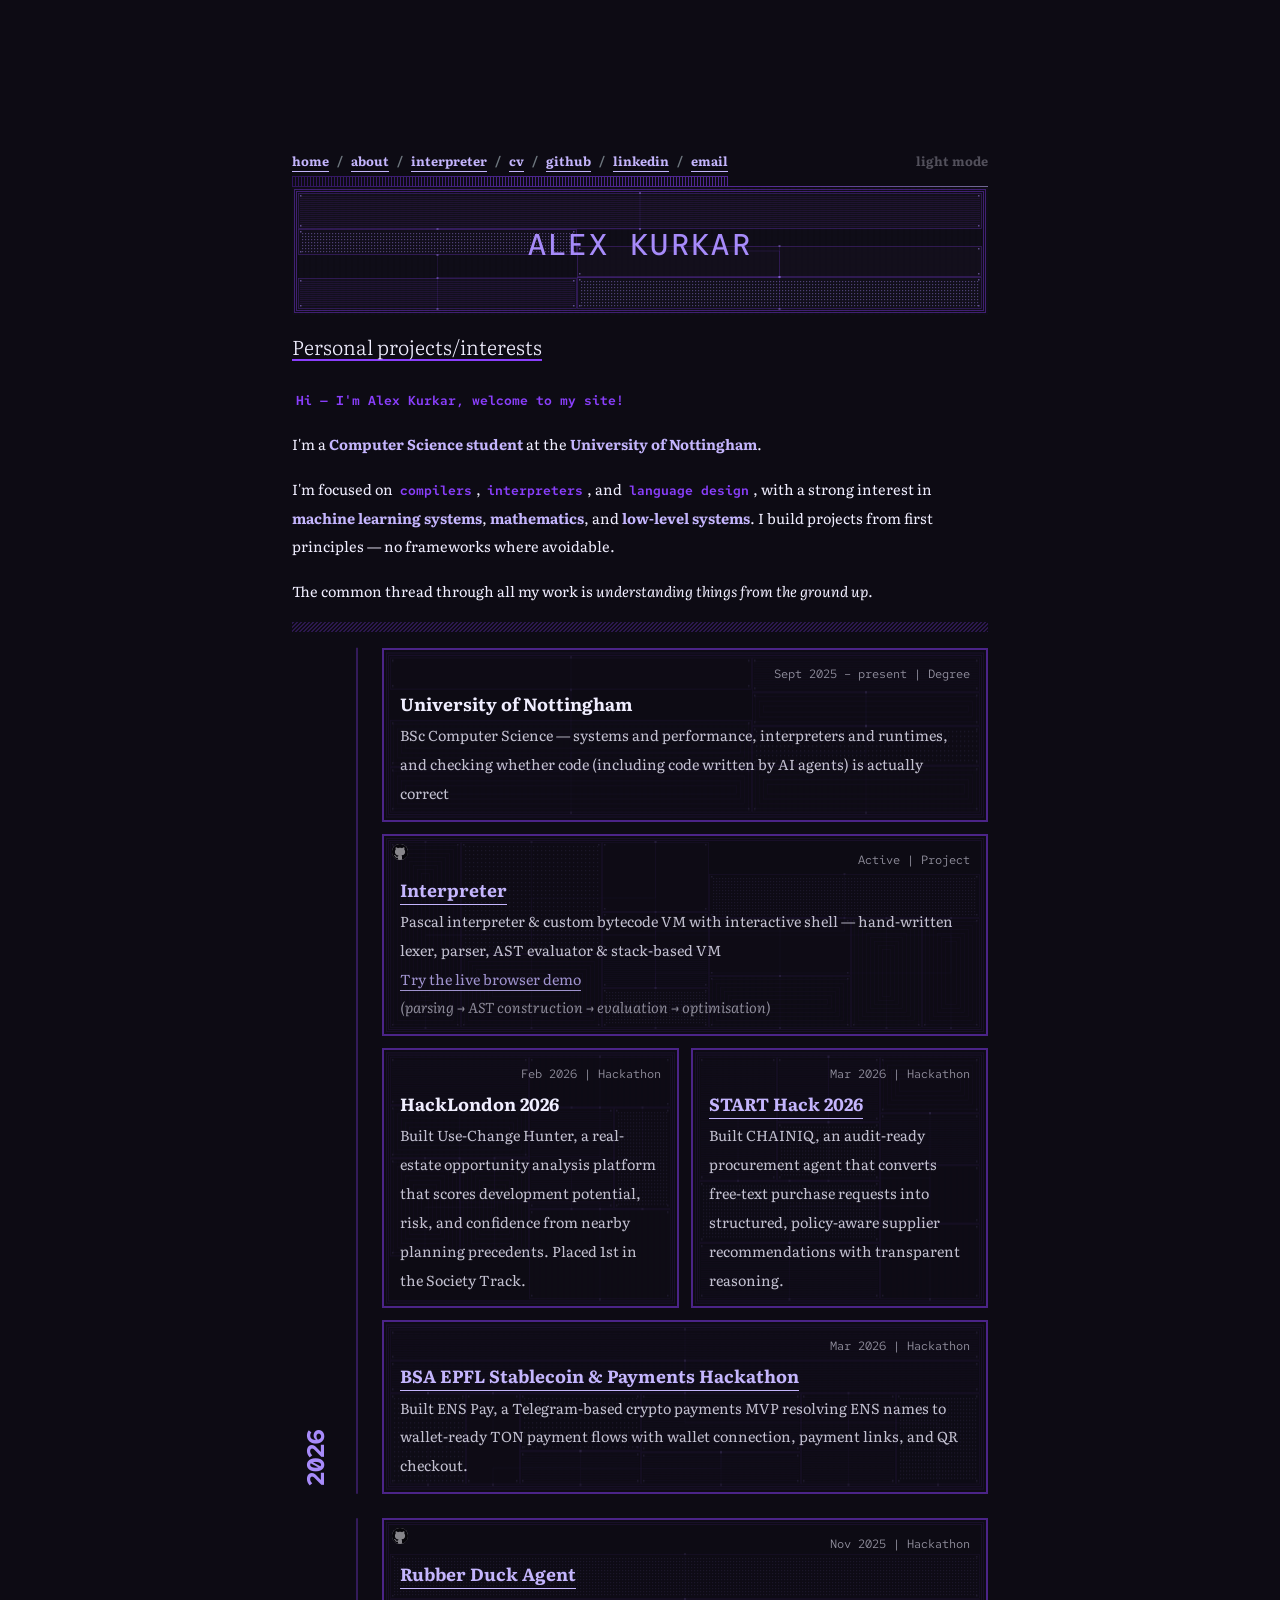
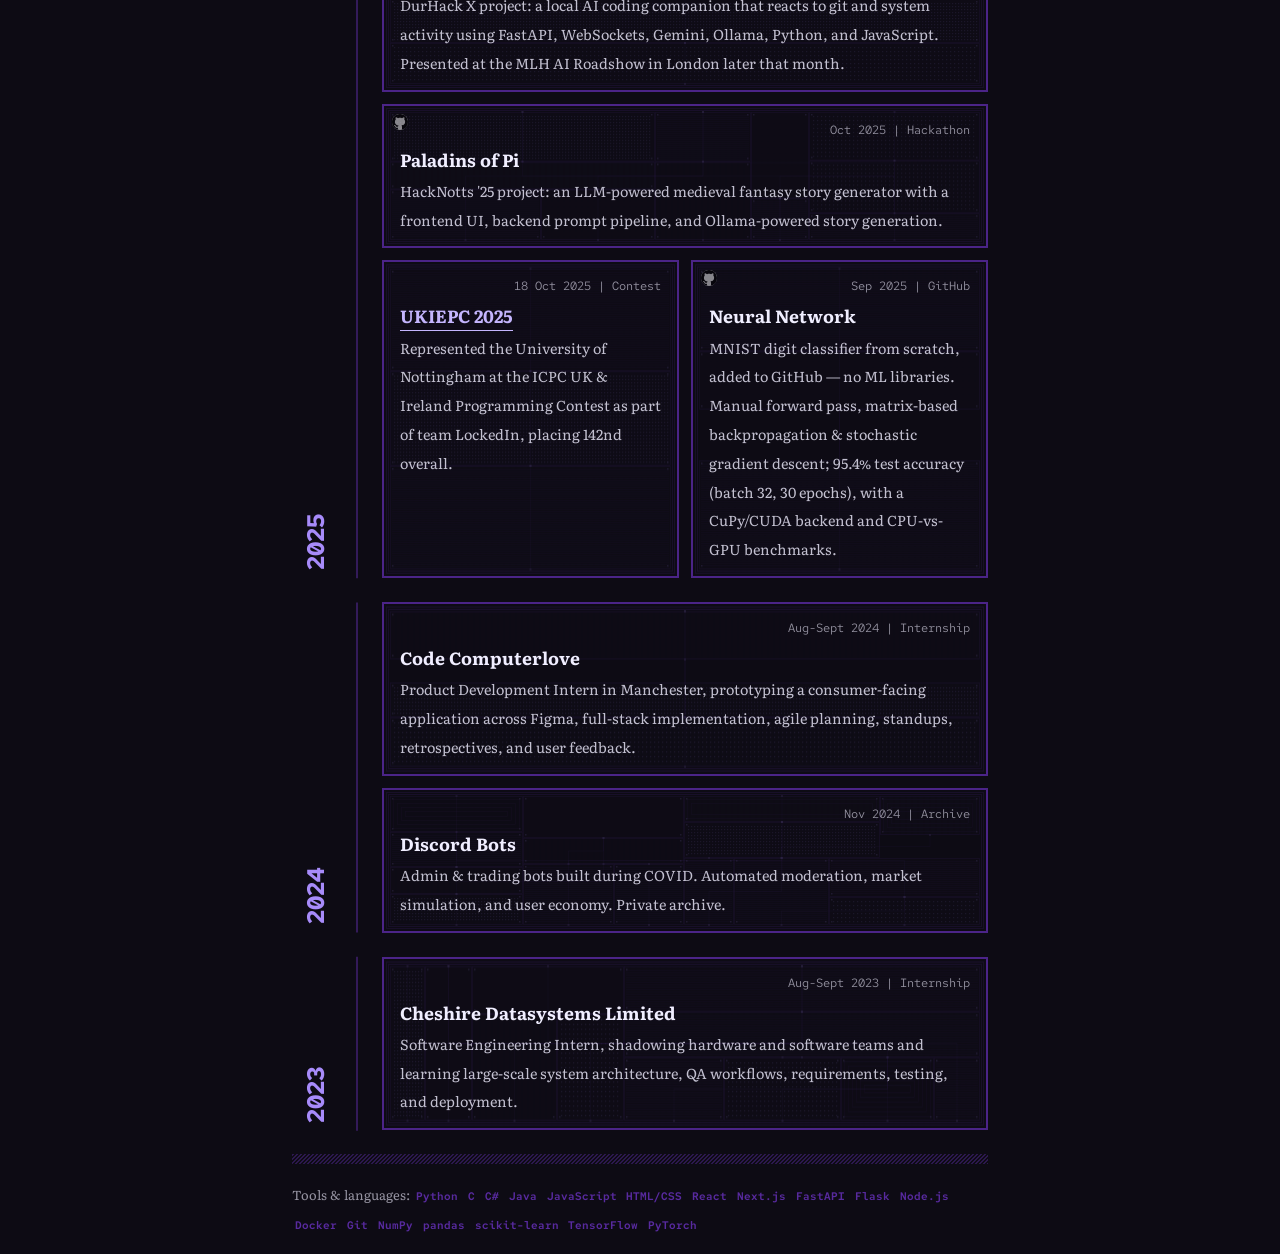
<file: index.html>
<!DOCTYPE html>
<html lang="en-us" dir="ltr">
<head>
  <meta charset="UTF-8" />
  <meta name="viewport" content="width=device-width, initial-scale=1" />
  <meta
    name="description"
    content="Alex Kurkar &mdash; CS student at the University of Nottingham. Builds systems from first principles, then checks that they are right."
  />
  <meta property="og:title" content="Alex Kurkar" />
  <meta property="og:type" content="website" />
  <title>Alex Kurkar</title>
  <link rel="icon" type="image/png" href="image.png" />

  <link rel="preconnect" href="https://fonts.googleapis.com" />
  <link
    href="https://fonts.googleapis.com/css2?family=Literata:ital,opsz,wght@0,7..72,200..900;1,7..72,200..900&family=Red+Hat+Mono:ital,wght@0,300..700;1,300..700&display=swap"
    rel="stylesheet"
  />
  <link
    rel="stylesheet"
    href="https://cdn.jsdelivr.net/npm/bootstrap@5.3.3/dist/css/bootstrap.min.css"
    integrity="sha384-QWTKZyjpPEjISv5WaRU9OFeRpok6YctnYmDr5pNlyT2bRjXh0JMhjY6hW+ALEwIH"
    crossorigin="anonymous"
  />
  <link rel="stylesheet" href="assets/css/site.css" />
  <link rel="stylesheet" href="assets/css/easter-egg.css" />
</head>
<body class="dark">
  <main>
    <div class="container pt-5">
      <div class="row mt-5 pt-5">
        <div class="col-md-12">
          <nav aria-label="breadcrumb" class="small navbar navbar-expand-lg align-items-start">
            <div class="collapse navbar-collapse mt-3 mt-md-0 align-items-md-start" id="collapsibleMenu">
              <ol class="breadcrumb fw-bold mb-0">
                <li class="breadcrumb-item my-1 my-md-0 ms-3 ms-md-0">
                  <a href="index.html">home</a>
                </li>
                <li class="breadcrumb-item my-1 my-md-0 ms-3 ms-md-0">
                  <a href="about.html">about</a>
                </li>
                <li class="breadcrumb-item my-1 my-md-0 ms-3 ms-md-0">
                  <a href="interpreter.html">interpreter</a>
                </li>
                <li class="breadcrumb-item my-1 my-md-0 ms-3 ms-md-0">
                  <a href="Alex_Kurkar_CV.pdf" target="_blank" rel="noopener noreferrer">cv</a>
                </li>
                <li class="breadcrumb-item my-1 my-md-0 ms-3 ms-md-0">
                  <a href="https://github.com/akurkar07" target="_blank" rel="noopener noreferrer">github</a>
                </li>
                <li class="breadcrumb-item my-1 my-md-0 ms-3 ms-md-0">
                  <a href="https://linkedin.com/in/alex-kurkar" target="_blank" rel="noopener noreferrer">linkedin</a>
                </li>
                <li class="breadcrumb-item my-1 my-md-0 ms-3 ms-md-0">
                  <a href="mailto:akurkar07@gmail.com">email</a>
                </li>
              </ol>
              <button
                class="theme-toggler ms-md-auto mt-2 mt-md-0 align-self-md-start"
                id="theme-toggle"
                type="button"
                aria-label="Toggle theme"
              >
                <span id="theme-label">light mode</span>
              </button>
            </div>
          </nav>

          <div class="page-hero-wrap">
            <div class="page-hero-pcie" aria-hidden="true"></div>
            <canvas id="page-hero" class="page-hero" aria-hidden="true"></canvas>
            <h1 class="page-hero-title chip-title">
              <span
                class="steam-trigger"
                tabindex="0"
                role="button"
                aria-label="Activate easter egg, charge 0 of 10"
              >
                <span class="steam-trigger-fill" aria-hidden="true"></span>
                <span class="steam-trigger-text">Alex Kurkar</span>
              </span>
            </h1>
          </div>

          <p class="lead pb-2"><span class="underline">Personal projects/interests</span></p>

          <div class="lh-lg">
            <p><code>Hi &mdash; I'm Alex Kurkar, welcome to my site!</code></p>

            <p>I'm a <strong>Computer Science student</strong> at the <strong>University of Nottingham</strong>.</p>

            <p>
              I'm focused on <code>compilers</code>, <code>interpreters</code>, and <code>language design</code>,
              with a strong interest in <strong>machine learning systems</strong>, <strong>mathematics</strong>, and
              <strong>low-level systems</strong>.
              I build projects from first principles &mdash; no frameworks where avoidable.
            </p>

            <p>The common thread through all my work is <em>understanding things from the ground up</em>.</p>

            <hr />

            <div class="timeline">
              <div class="timeline-year">
                <aside>2026</aside>
                <div class="timeline-grid">
                  <div class="timeline-item span-2">
                    <canvas class="timeline-bg" aria-hidden="true"></canvas>
                    <span class="timeline-date">Sept 2025 &ndash; present | Degree</span>
                    <span class="timeline-title">University of Nottingham</span>
                    <span class="timeline-desc">
                      BSc Computer Science &mdash; systems and performance, interpreters and runtimes, and checking
                      whether code (including code written by AI agents) is actually correct
                    </span>
                  </div>
                  <div class="timeline-item span-2">
                    <canvas class="timeline-bg" aria-hidden="true"></canvas>
                    <span class="timeline-icons">
                      <a
                        href="https://github.com/akurkar07/Interpreter"
                        target="_blank"
                        rel="noopener noreferrer"
                        class="icon-github"
                        title="Github"
                      ></a>
                    </span>
                    <span class="timeline-date">Active | Project</span>
                    <span class="timeline-title"><a href="interpreter.html">Interpreter</a></span>
                    <span class="timeline-desc">
                      Pascal interpreter &amp; custom bytecode VM with interactive shell &mdash; hand-written lexer,
                      parser, AST evaluator &amp; stack-based VM
                      <br />
                      <a href="interpreter.html">Try the live browser demo</a>
                      <br />
                      <em class="timeline-note">(parsing &rarr; AST construction &rarr; evaluation &rarr; optimisation)</em>
                    </span>
                  </div>
                  <div class="timeline-item">
                    <canvas class="timeline-bg" aria-hidden="true"></canvas>
                    <span class="timeline-date">Feb 2026 | Hackathon</span>
                    <span class="timeline-title">HackLondon 2026</span>
                    <span class="timeline-desc">
                      Built Use-Change Hunter, a real-estate opportunity analysis platform that scores development
                      potential, risk, and confidence from nearby planning precedents. Placed 1st in the Society Track.
                    </span>
                  </div>
                  <div class="timeline-item">
                    <canvas class="timeline-bg" aria-hidden="true"></canvas>
                    <span class="timeline-date">Mar 2026 | Hackathon</span>
                    <span class="timeline-title">
                      <a href="https://www.startglobal.org/start-hack" target="_blank" rel="noopener noreferrer">
                        START Hack 2026
                      </a>
                    </span>
                    <span class="timeline-desc">
                      Built CHAINIQ, an audit-ready procurement agent that converts free-text purchase requests into
                      structured, policy-aware supplier recommendations with transparent reasoning.
                    </span>
                  </div>
                  <div class="timeline-item span-2">
                    <canvas class="timeline-bg" aria-hidden="true"></canvas>
                    <span class="timeline-date">Mar 2026 | Hackathon</span>
                    <span class="timeline-title">
                      <a href="https://hackathon.bsaepfl.com/" target="_blank" rel="noopener noreferrer">
                        BSA EPFL Stablecoin &amp; Payments Hackathon
                      </a>
                    </span>
                    <span class="timeline-desc">
                      Built ENS Pay, a Telegram-based crypto payments MVP resolving ENS names to wallet-ready TON
                      payment flows with wallet connection, payment links, and QR checkout.
                    </span>
                  </div>
                </div>
              </div>

              <div class="timeline-year">
                <aside>2025</aside>
                <div class="timeline-grid">
                  <div class="timeline-item span-2">
                    <canvas class="timeline-bg" aria-hidden="true"></canvas>
                    <span class="timeline-icons">
                      <a
                        href="https://github.com/akurkar07/rda"
                        target="_blank"
                        rel="noopener noreferrer"
                        class="icon-github"
                        title="Github"
                      ></a>
                    </span>
                    <span class="timeline-date">Nov 2025 | Hackathon</span>
                    <span class="timeline-title">
                      <a href="https://devpost.com/software/rubber-duck-agent" target="_blank" rel="noopener noreferrer">
                        Rubber Duck Agent
                      </a>
                    </span>
                    <span class="timeline-desc">
                      DurHack X project: a local AI coding companion that reacts to git and system activity using
                      FastAPI, WebSockets, Gemini, Ollama, Python, and JavaScript. Presented at the MLH AI Roadshow in
                      London later that month.
                    </span>
                  </div>
                  <div class="timeline-item span-2">
                    <canvas class="timeline-bg" aria-hidden="true"></canvas>
                    <span class="timeline-icons">
                      <a
                        href="https://github.com/UoN-HackNotts/Paladins-Of-Pi"
                        target="_blank"
                        rel="noopener noreferrer"
                        class="icon-github"
                        title="Github"
                      ></a>
                    </span>
                    <span class="timeline-date">Oct 2025 | Hackathon</span>
                    <span class="timeline-title">Paladins of Pi</span>
                    <span class="timeline-desc">
                      HackNotts '25 project: an LLM-powered medieval fantasy story generator with a frontend UI,
                      backend prompt pipeline, and Ollama-powered story generation.
                    </span>
                  </div>
                  <div class="timeline-item">
                    <canvas class="timeline-bg" aria-hidden="true"></canvas>
                    <span class="timeline-date">18 Oct 2025 | Contest</span>
                    <span class="timeline-title">
                      <a href="https://ukiepc.info/2025/" target="_blank" rel="noopener noreferrer">
                        UKIEPC 2025
                      </a>
                    </span>
                    <span class="timeline-desc">
                      Represented the University of Nottingham at the ICPC UK &amp; Ireland Programming Contest as part
                      of team LockedIn, placing 142nd overall.
                    </span>
                  </div>
                  <div class="timeline-item">
                    <canvas class="timeline-bg" aria-hidden="true"></canvas>
                    <span class="timeline-icons">
                      <a
                        href="https://github.com/akurkar07/Neural-Network"
                        target="_blank"
                        rel="noopener noreferrer"
                        class="icon-github"
                        title="Github"
                      ></a>
                    </span>
                    <span class="timeline-date">Sep 2025 | GitHub</span>
                    <span class="timeline-title">Neural Network</span>
                    <span class="timeline-desc">
                      MNIST digit classifier from scratch, added to GitHub &mdash; no ML libraries. Manual forward pass,
                      matrix-based backpropagation &amp; stochastic gradient descent; 95.4% test accuracy (batch 32,
                      30 epochs), with a CuPy/CUDA backend and CPU-vs-GPU benchmarks.
                    </span>
                  </div>
                </div>
              </div>

              <div class="timeline-year">
                <aside>2024</aside>
                <div class="timeline-grid">
                  <div class="timeline-item span-2">
                    <canvas class="timeline-bg" aria-hidden="true"></canvas>
                    <span class="timeline-date">Aug-Sept 2024 | Internship</span>
                    <span class="timeline-title">Code Computerlove</span>
                    <span class="timeline-desc">
                      Product Development Intern in Manchester, prototyping a consumer-facing application across
                      Figma, full-stack implementation, agile planning, standups, retrospectives, and user feedback.
                    </span>
                  </div>
                  <div class="timeline-item span-2">
                    <canvas class="timeline-bg" aria-hidden="true"></canvas>
                    <span class="timeline-date">Nov 2024 | Archive</span>
                    <span class="timeline-title">Discord Bots</span>
                    <span class="timeline-desc">
                      Admin &amp; trading bots built during COVID. Automated moderation, market simulation, and user
                      economy. Private archive.
                    </span>
                  </div>
                </div>
              </div>

              <div class="timeline-year">
                <aside>2023</aside>
                <div class="timeline-grid">
                  <div class="timeline-item span-2">
                    <canvas class="timeline-bg" aria-hidden="true"></canvas>
                    <span class="timeline-date">Aug-Sept 2023 | Internship</span>
                    <span class="timeline-title">Cheshire Datasystems Limited</span>
                    <span class="timeline-desc">
                      Software Engineering Intern, shadowing hardware and software teams and learning large-scale
                      system architecture, QA workflows, requirements, testing, and deployment.
                    </span>
                  </div>
                </div>
              </div>
            </div>

            <hr />

            <p>
              <span class="tool-list">
                Tools &amp; languages: <code>Python</code> <code>C</code> <code>C#</code> <code>Java</code>
                <code>JavaScript</code> <code>HTML/CSS</code> <code>React</code> <code>Next.js</code>
                <code>FastAPI</code> <code>Flask</code> <code>Node.js</code> <code>Docker</code> <code>Git</code>
                <code>NumPy</code> <code>pandas</code> <code>scikit-learn</code> <code>TensorFlow</code>
                <code>PyTorch</code>
              </span>
            </p>
          </div>
        </div>
      </div>
    </div>
  </main>

  <script src="assets/js/site.js"></script>
</body>
</html>
</file>
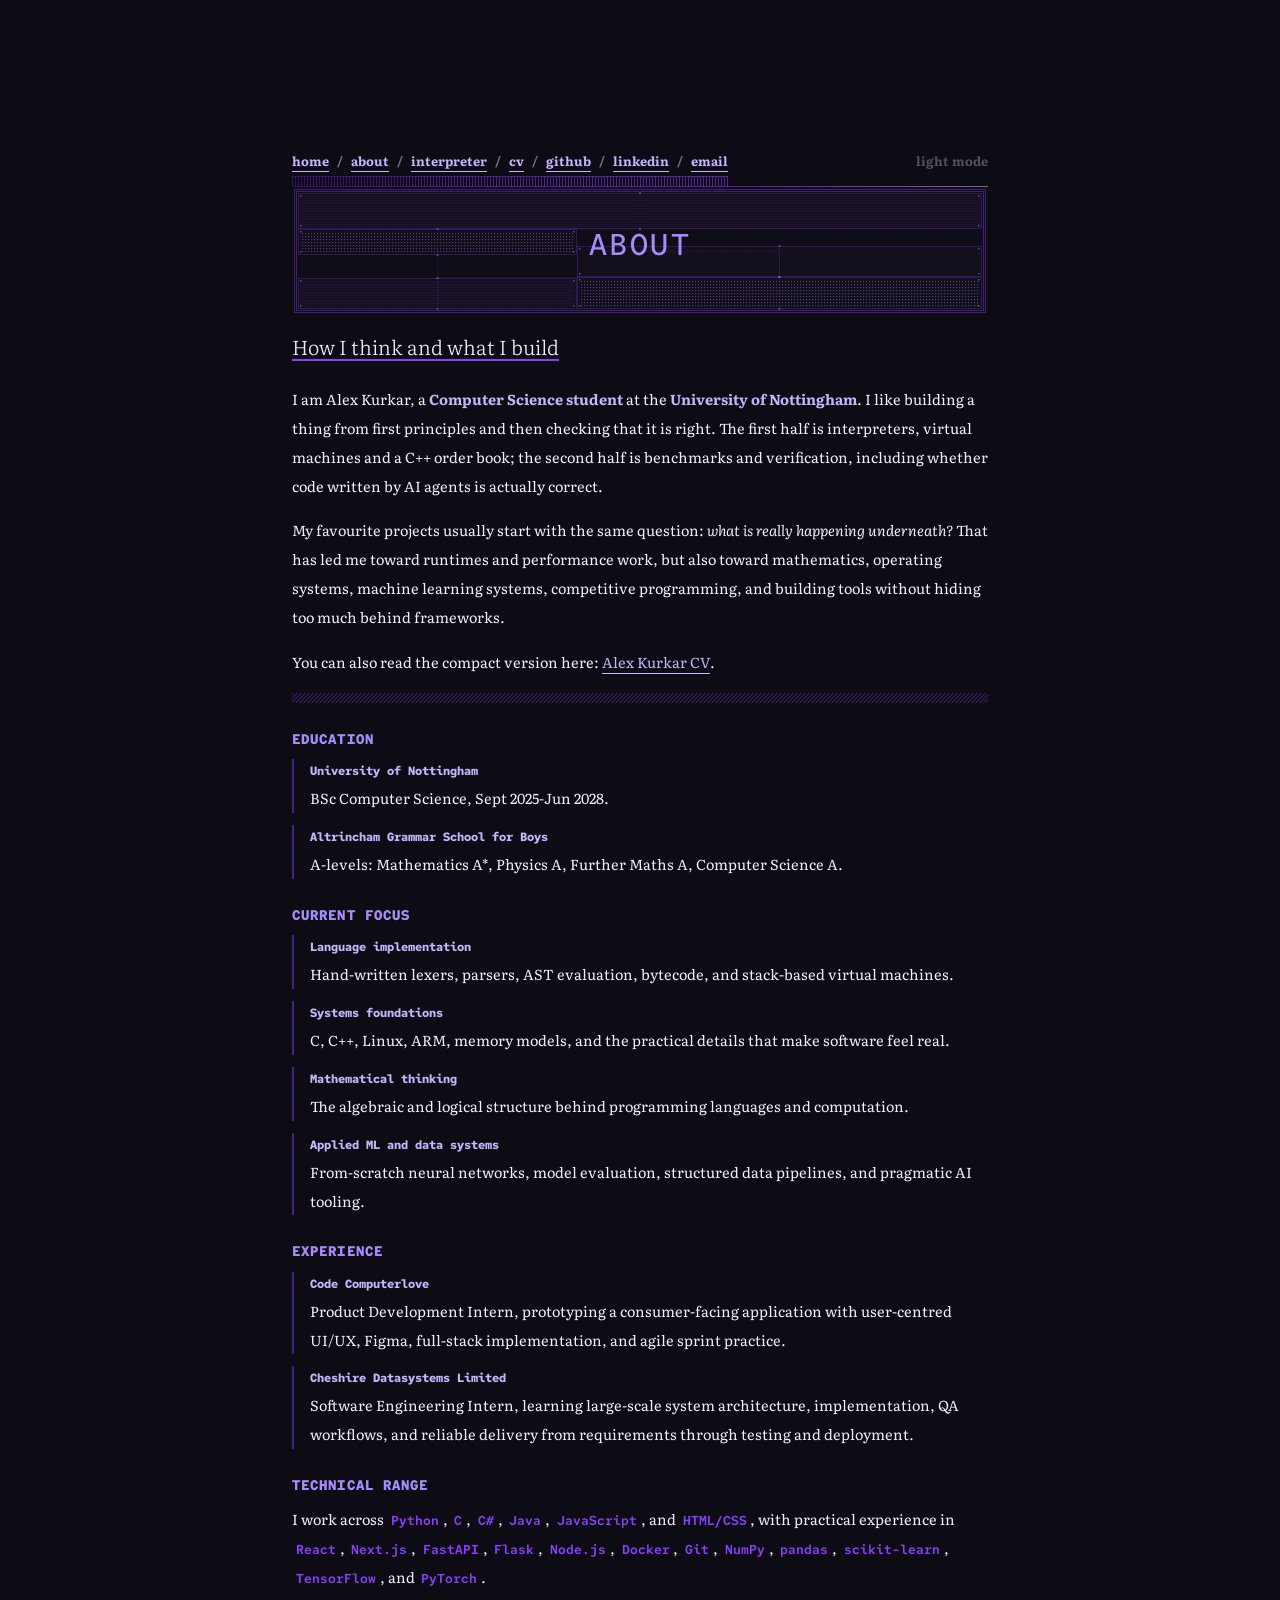
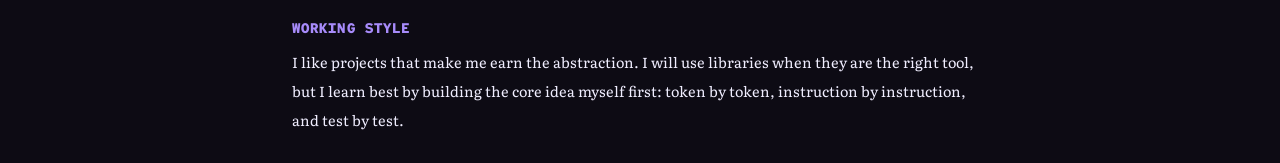
<file: about.html>
<!DOCTYPE html>
<html lang="en-us" dir="ltr">
<head>
  <meta charset="UTF-8" />
  <meta name="viewport" content="width=device-width, initial-scale=1" />
  <meta
    name="description"
    content="About Alex Kurkar: Computer Science student at the University of Nottingham who builds systems from first principles, then checks that they are right."
  />
  <meta property="og:title" content="About Alex Kurkar" />
  <meta property="og:type" content="website" />
  <title>About | Alex Kurkar</title>
  <link rel="icon" type="image/png" href="image.png" />

  <link rel="preconnect" href="https://fonts.googleapis.com" />
  <link
    href="https://fonts.googleapis.com/css2?family=Literata:ital,opsz,wght@0,7..72,200..900;1,7..72,200..900&family=Red+Hat+Mono:ital,wght@0,300..700;1,300..700&display=swap"
    rel="stylesheet"
  />
  <link
    rel="stylesheet"
    href="https://cdn.jsdelivr.net/npm/bootstrap@5.3.3/dist/css/bootstrap.min.css"
    integrity="sha384-QWTKZyjpPEjISv5WaRU9OFeRpok6YctnYmDr5pNlyT2bRjXh0JMhjY6hW+ALEwIH"
    crossorigin="anonymous"
  />
  <link rel="stylesheet" href="assets/css/site.css" />
</head>
<body class="dark">
  <main>
    <div class="container pt-5">
      <div class="row mt-5 pt-5">
        <div class="col-md-12">
          <nav aria-label="breadcrumb" class="small navbar navbar-expand-lg align-items-start">
            <div class="collapse navbar-collapse mt-3 mt-md-0 align-items-md-start" id="collapsibleMenu">
              <ol class="breadcrumb fw-bold mb-0">
                <li class="breadcrumb-item my-1 my-md-0 ms-3 ms-md-0">
                  <a href="index.html">home</a>
                </li>
                <li class="breadcrumb-item my-1 my-md-0 ms-3 ms-md-0">
                  <a href="about.html">about</a>
                </li>
                <li class="breadcrumb-item my-1 my-md-0 ms-3 ms-md-0">
                  <a href="interpreter.html">interpreter</a>
                </li>
                <li class="breadcrumb-item my-1 my-md-0 ms-3 ms-md-0">
                  <a href="Alex_Kurkar_CV.pdf" target="_blank" rel="noopener noreferrer">cv</a>
                </li>
                <li class="breadcrumb-item my-1 my-md-0 ms-3 ms-md-0">
                  <a href="https://github.com/akurkar07" target="_blank" rel="noopener noreferrer">github</a>
                </li>
                <li class="breadcrumb-item my-1 my-md-0 ms-3 ms-md-0">
                  <a href="https://linkedin.com/in/alex-kurkar" target="_blank" rel="noopener noreferrer">linkedin</a>
                </li>
                <li class="breadcrumb-item my-1 my-md-0 ms-3 ms-md-0">
                  <a href="mailto:akurkar07@gmail.com">email</a>
                </li>
              </ol>
              <button
                class="theme-toggler ms-md-auto mt-2 mt-md-0 align-self-md-start"
                id="theme-toggle"
                type="button"
                aria-label="Toggle theme"
              >
                <span id="theme-label">light mode</span>
              </button>
            </div>
          </nav>

          <div class="page-hero-wrap">
            <div class="page-hero-pcie" aria-hidden="true"></div>
            <canvas id="page-hero" class="page-hero" aria-hidden="true"></canvas>
            <h1 class="page-hero-title chip-title"><span>About</span></h1>
          </div>

          <p class="lead pb-2"><span class="underline">How I think and what I build</span></p>

          <div class="lh-lg">
            <p>
              I am Alex Kurkar, a <strong>Computer Science student</strong> at the
              <strong>University of Nottingham</strong>. I like building a thing from first principles and then
              checking that it is right. The first half is interpreters, virtual machines and a C++ order book; the
              second half is benchmarks and verification, including whether code written by AI agents is actually
              correct.
            </p>

            <p>
              My favourite projects usually start with the same question: <em>what is really happening underneath?</em>
              That has led me toward runtimes and performance work, but also toward mathematics, operating systems,
              machine learning systems, competitive programming, and building tools without hiding too much behind
              frameworks.
            </p>

            <p>
              You can also read the compact version here:
              <a href="Alex_Kurkar_CV.pdf" target="_blank" rel="noopener noreferrer">Alex Kurkar CV</a>.
            </p>

            <hr />

            <section class="page-section">
              <h2 class="section-title">Education</h2>
              <ul class="detail-list">
                <li>
                  <span class="detail-label">University of Nottingham</span>
                  BSc Computer Science, Sept 2025-Jun 2028.
                </li>
                <li>
                  <span class="detail-label">Altrincham Grammar School for Boys</span>
                  A-levels: Mathematics A*, Physics A, Further Maths A, Computer Science A.
                </li>
              </ul>
            </section>

            <section class="page-section">
              <h2 class="section-title">Current Focus</h2>
              <ul class="detail-list">
                <li>
                  <span class="detail-label">Language implementation</span>
                  Hand-written lexers, parsers, AST evaluation, bytecode, and stack-based virtual machines.
                </li>
                <li>
                  <span class="detail-label">Systems foundations</span>
                  C, C++, Linux, ARM, memory models, and the practical details that make software feel real.
                </li>
                <li>
                  <span class="detail-label">Mathematical thinking</span>
                  The algebraic and logical structure behind programming languages and computation.
                </li>
                <li>
                  <span class="detail-label">Applied ML and data systems</span>
                  From-scratch neural networks, model evaluation, structured data pipelines, and pragmatic AI tooling.
                </li>
              </ul>
            </section>

            <section class="page-section">
              <h2 class="section-title">Experience</h2>
              <ul class="detail-list">
                <li>
                  <span class="detail-label">Code Computerlove</span>
                  Product Development Intern, prototyping a consumer-facing application with user-centred UI/UX,
                  Figma, full-stack implementation, and agile sprint practice.
                </li>
                <li>
                  <span class="detail-label">Cheshire Datasystems Limited</span>
                  Software Engineering Intern, learning large-scale system architecture, implementation, QA workflows,
                  and reliable delivery from requirements through testing and deployment.
                </li>
              </ul>
            </section>

            <section class="page-section">
              <h2 class="section-title">Technical Range</h2>
              <p>
                I work across <code>Python</code>, <code>C</code>, <code>C#</code>, <code>Java</code>,
                <code>JavaScript</code>, and <code>HTML/CSS</code>, with practical experience in <code>React</code>,
                <code>Next.js</code>, <code>FastAPI</code>, <code>Flask</code>, <code>Node.js</code>,
                <code>Docker</code>, <code>Git</code>, <code>NumPy</code>, <code>pandas</code>,
                <code>scikit-learn</code>, <code>TensorFlow</code>, and <code>PyTorch</code>.
              </p>
            </section>

            <section class="page-section">
              <h2 class="section-title">Working Style</h2>
              <p>
                I like projects that make me earn the abstraction. I will use libraries when they are the right tool,
                but I learn best by building the core idea myself first: token by token, instruction by instruction,
                and test by test.
              </p>
            </section>
          </div>
        </div>
      </div>
    </div>
  </main>

  <script src="assets/js/site.js"></script>
</body>
</html>
</file>
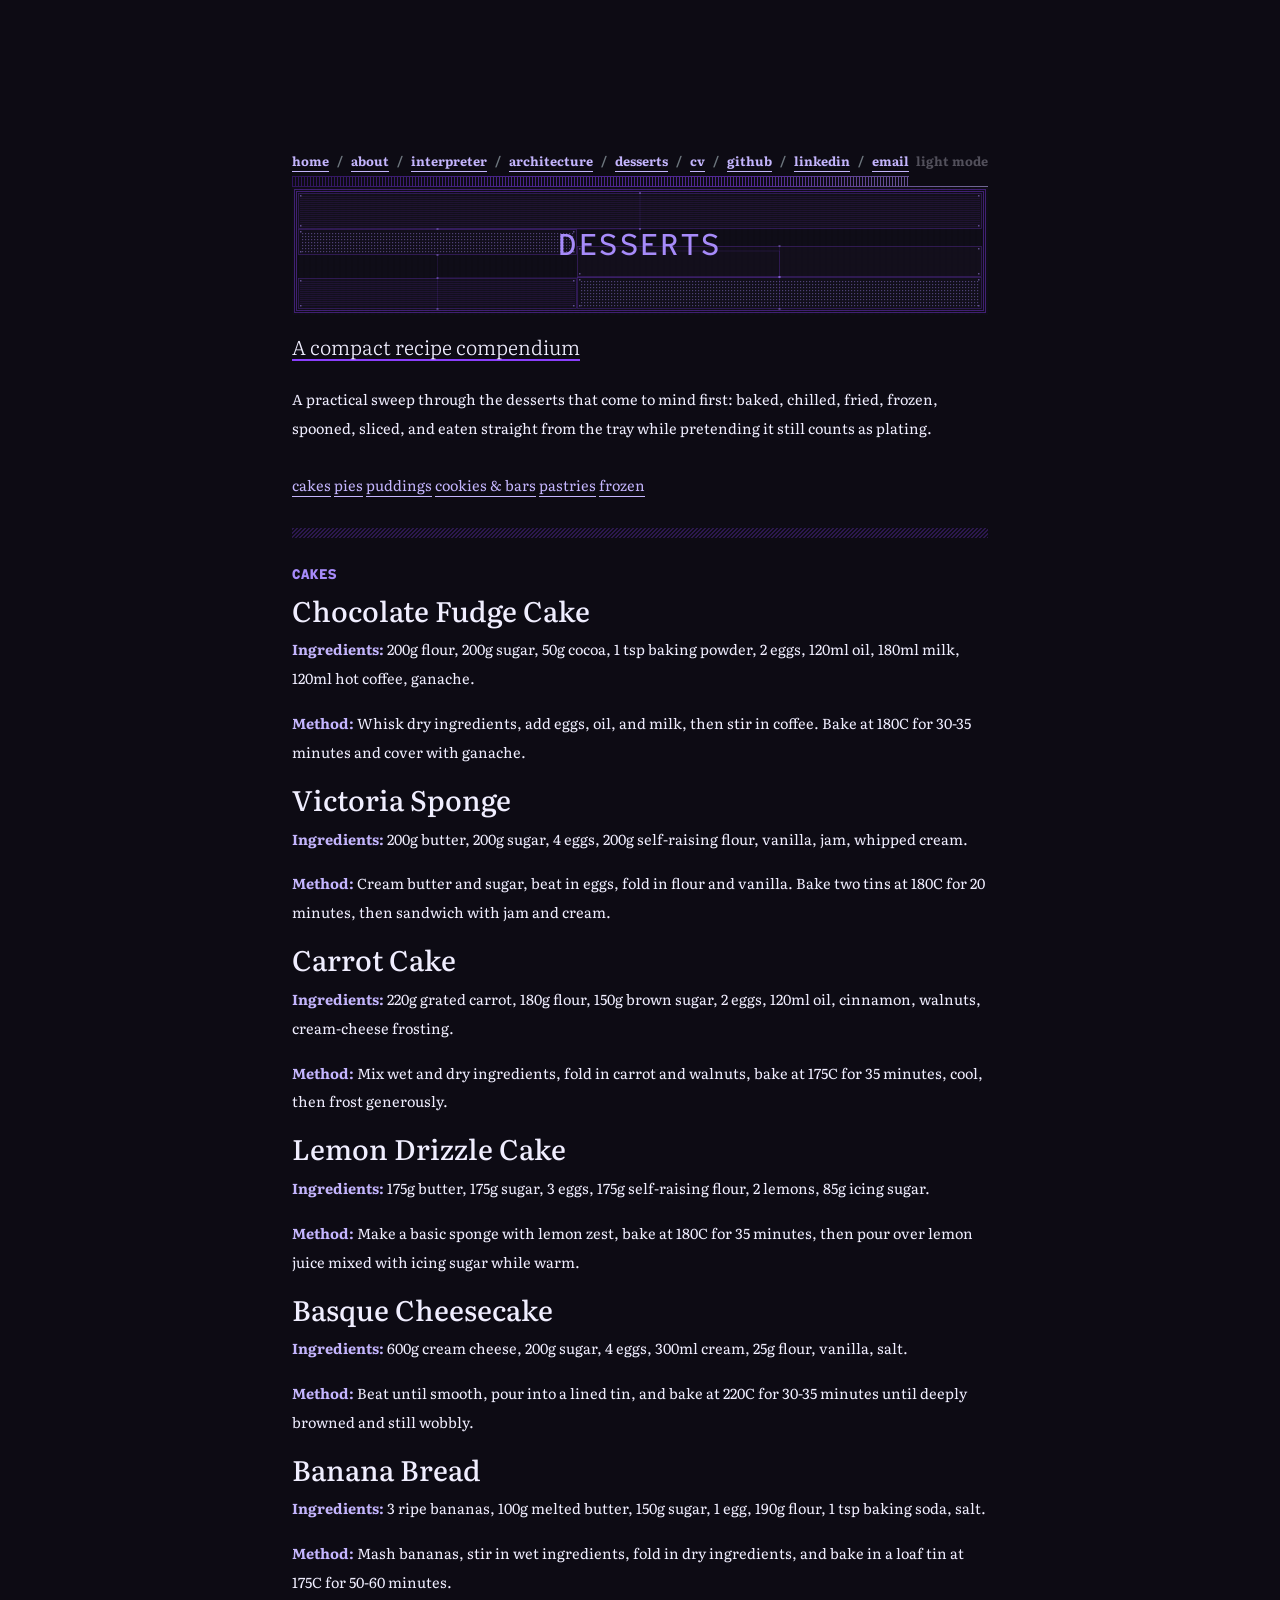
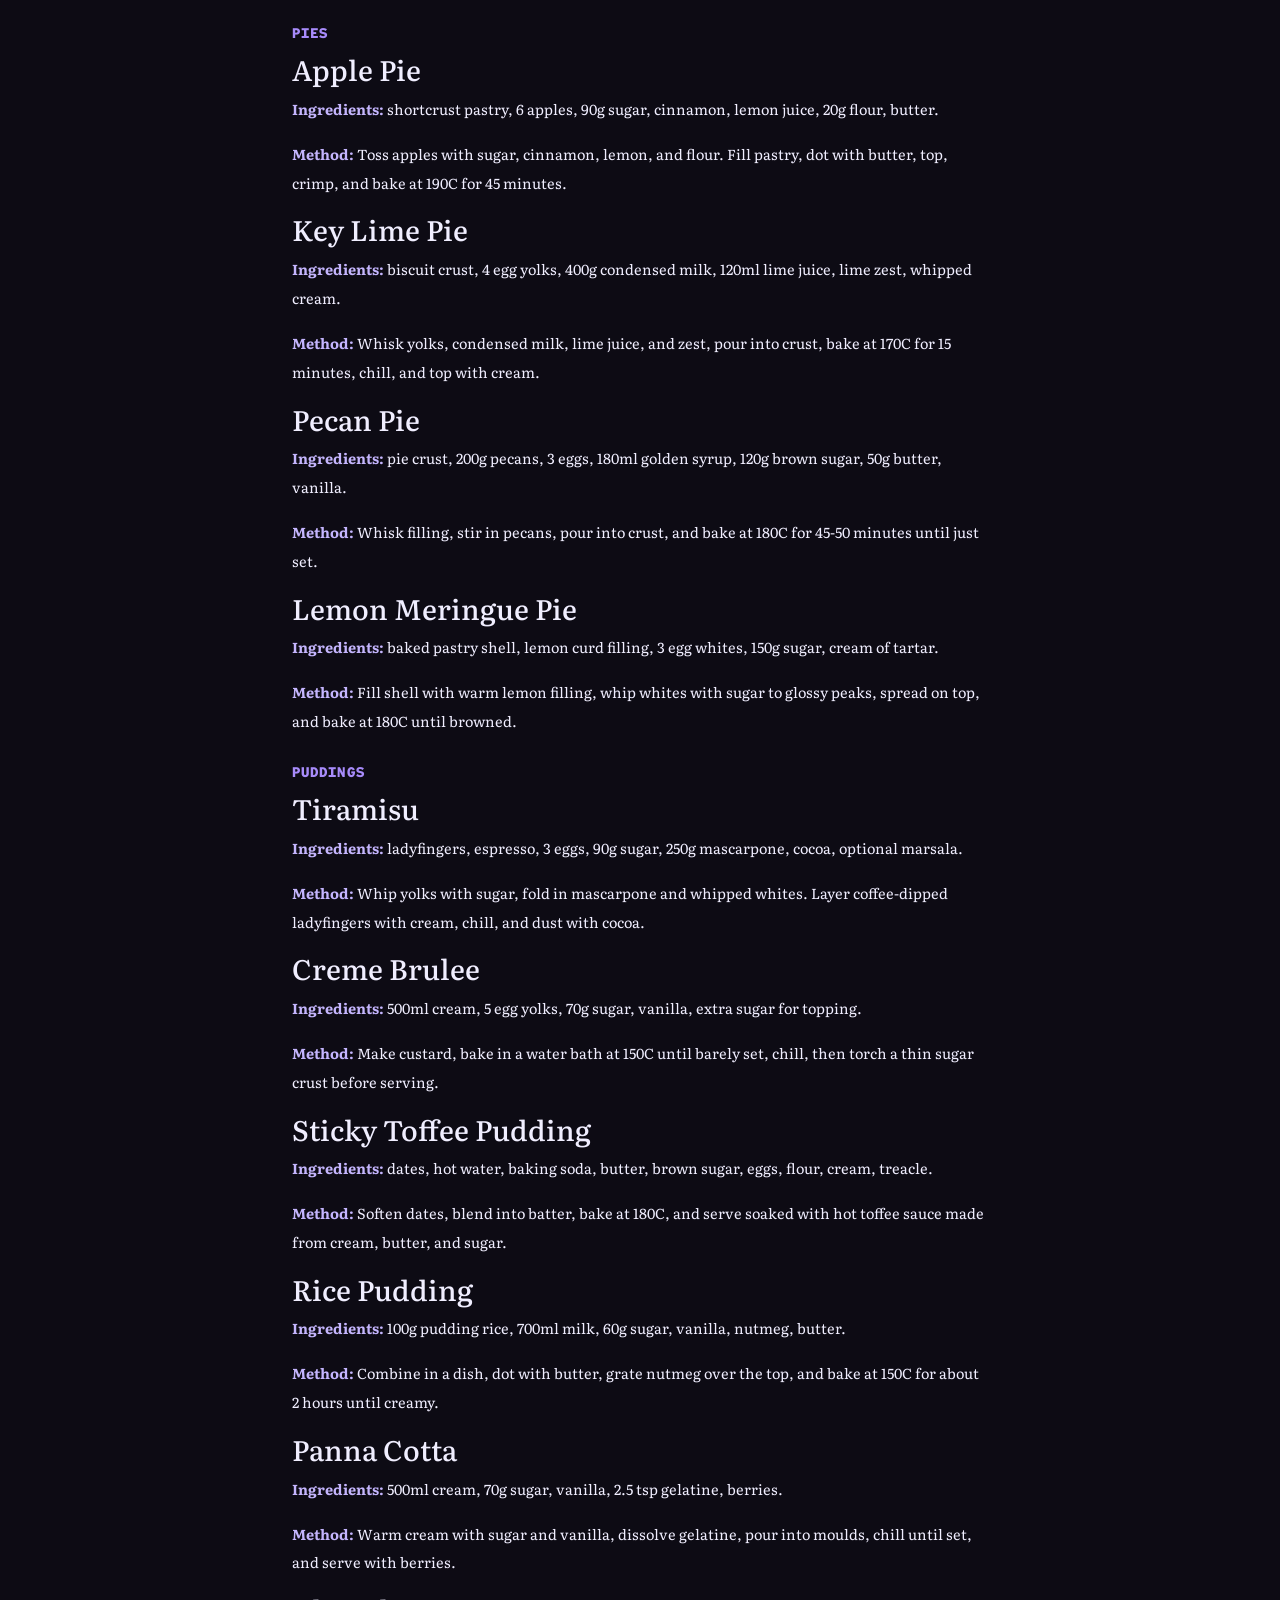
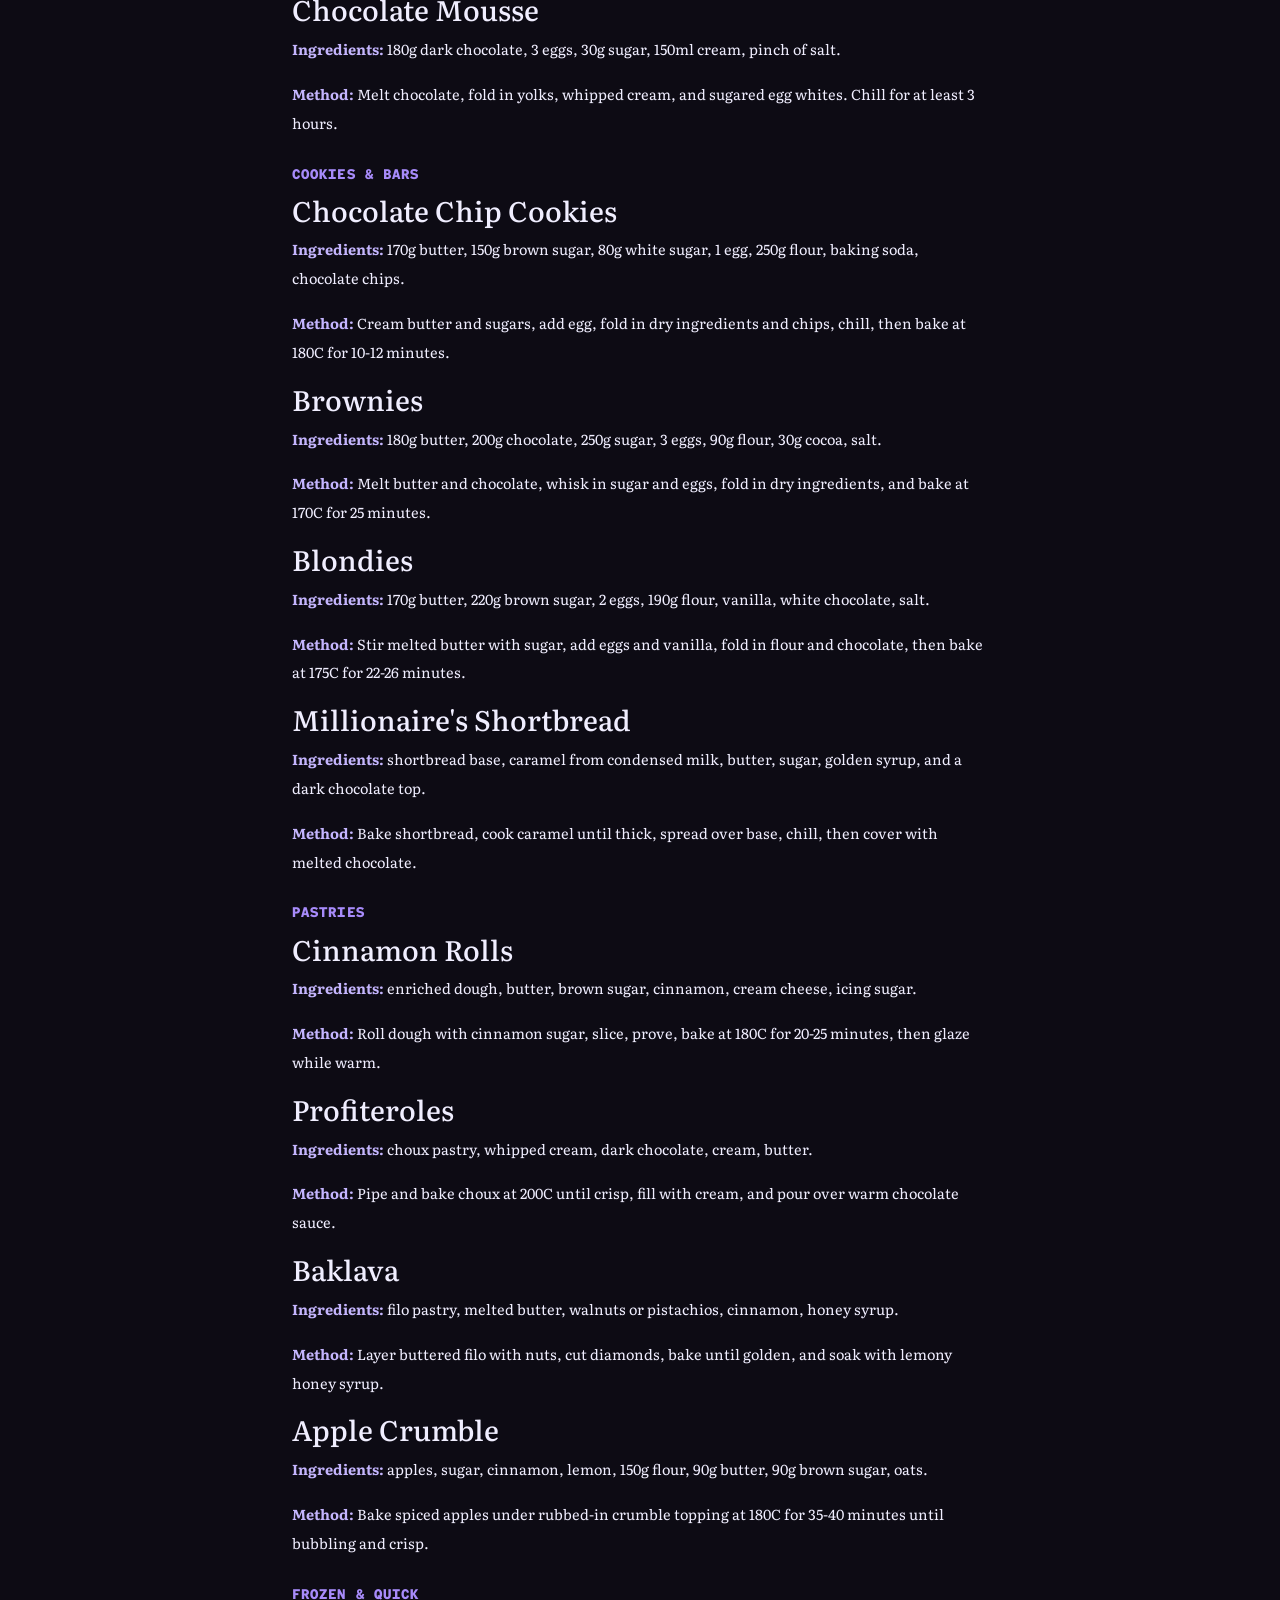
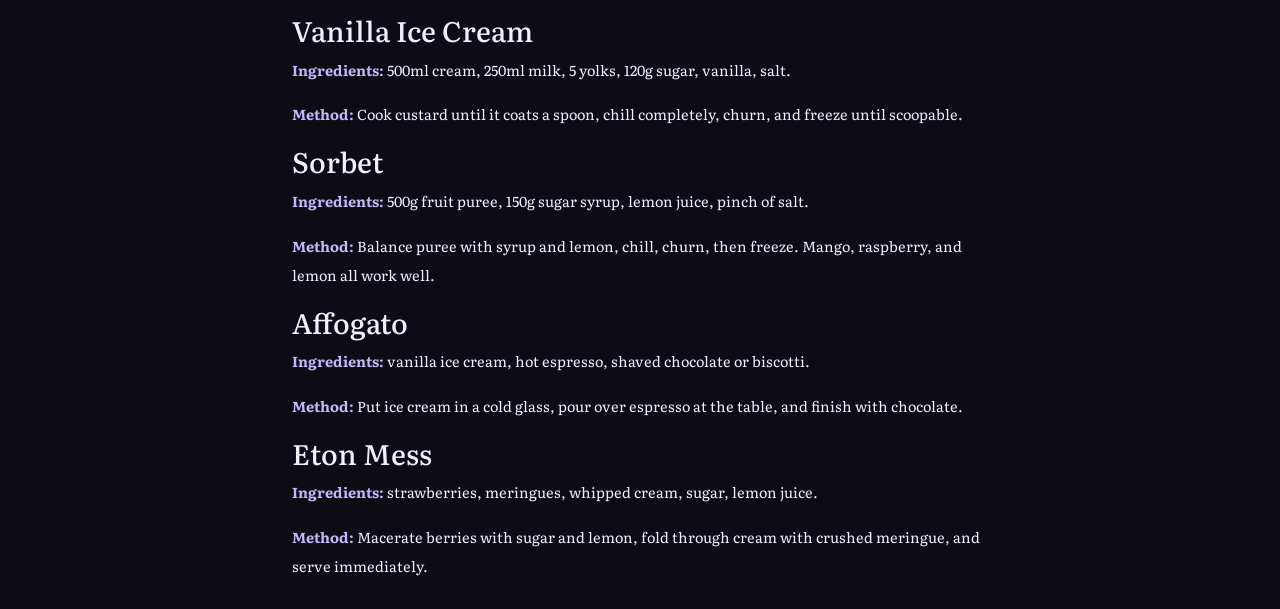
<file: desserts.html>
<!DOCTYPE html>
<html lang="en-us" dir="ltr">
<head>
  <meta charset="UTF-8" />
  <meta name="viewport" content="width=device-width, initial-scale=1" />
  <meta
    name="description"
    content="A practical dessert recipe compendium: cakes, pies, puddings, pastries, frozen desserts, and quick sweets."
  />
  <meta property="og:title" content="Dessert Recipes | Alex Kurkar" />
  <meta property="og:type" content="website" />
  <title>Dessert Recipes | Alex Kurkar</title>
  <link rel="icon" type="image/png" href="image.png" />

  <link rel="preconnect" href="https://fonts.googleapis.com" />
  <link
    href="https://fonts.googleapis.com/css2?family=Literata:ital,opsz,wght@0,7..72,200..900;1,7..72,200..900&family=Red+Hat+Mono:ital,wght@0,300..700;1,300..700&display=swap"
    rel="stylesheet"
  />
  <link
    rel="stylesheet"
    href="https://cdn.jsdelivr.net/npm/bootstrap@5.3.3/dist/css/bootstrap.min.css"
    integrity="sha384-QWTKZyjpPEjISv5WaRU9OFeRpok6YctnYmDr5pNlyT2bRjXh0JMhjY6hW+ALEwIH"
    crossorigin="anonymous"
  />
  <link rel="stylesheet" href="assets/css/site.css" />
</head>
<body class="dark">
  <main>
    <div class="container pt-5">
      <div class="row mt-5 pt-5">
        <div class="col-md-12">
          <nav aria-label="breadcrumb" class="small navbar navbar-expand-lg align-items-start">
            <div class="collapse navbar-collapse mt-3 mt-md-0 align-items-md-start" id="collapsibleMenu">
              <ol class="breadcrumb fw-bold mb-0">
                <li class="breadcrumb-item my-1 my-md-0 ms-3 ms-md-0">
                  <a href="./">home</a>
                </li>
                <li class="breadcrumb-item my-1 my-md-0 ms-3 ms-md-0">
                  <a href="about.html">about</a>
                </li>
                <li class="breadcrumb-item my-1 my-md-0 ms-3 ms-md-0">
                  <a href="interpreter.html">interpreter</a>
                </li>
                <li class="breadcrumb-item my-1 my-md-0 ms-3 ms-md-0">
                  <a href="architecture.html">architecture</a>
                </li>
                <li class="breadcrumb-item my-1 my-md-0 ms-3 ms-md-0">
                  <a href="desserts.html">desserts</a>
                </li>
                <li class="breadcrumb-item my-1 my-md-0 ms-3 ms-md-0">
                  <a href="Alex_Kurkar_CV.pdf" target="_blank" rel="noopener noreferrer">cv</a>
                </li>
                <li class="breadcrumb-item my-1 my-md-0 ms-3 ms-md-0">
                  <a href="https://github.com/akurkar07" target="_blank" rel="noopener noreferrer">github</a>
                </li>
                <li class="breadcrumb-item my-1 my-md-0 ms-3 ms-md-0">
                  <a href="https://linkedin.com/in/alex-kurkar" target="_blank" rel="noopener noreferrer">linkedin</a>
                </li>
                <li class="breadcrumb-item my-1 my-md-0 ms-3 ms-md-0">
                  <a href="mailto:akurkar07@gmail.com">email</a>
                </li>
              </ol>
              <button
                class="theme-toggler ms-md-auto mt-2 mt-md-0 align-self-md-start"
                id="theme-toggle"
                type="button"
                aria-label="Toggle theme"
              >
                <span id="theme-label">light mode</span>
              </button>
            </div>
          </nav>

          <div class="page-hero-wrap">
            <div class="page-hero-pcie" aria-hidden="true"></div>
            <canvas id="page-hero" class="page-hero" aria-hidden="true"></canvas>
            <h1 class="page-hero-title chip-title"><span>Desserts</span></h1>
          </div>

          <p class="lead pb-2"><span class="underline">A compact recipe compendium</span></p>

          <div class="lh-lg">
            <p>
              A practical sweep through the desserts that come to mind first: baked, chilled, fried, frozen, spooned,
              sliced, and eaten straight from the tray while pretending it still counts as plating.
            </p>

            <section class="page-section dessert-index" aria-label="Dessert categories">
              <a href="#cakes">cakes</a>
              <a href="#pies">pies</a>
              <a href="#puddings">puddings</a>
              <a href="#cookies-bars">cookies &amp; bars</a>
              <a href="#pastries">pastries</a>
              <a href="#frozen">frozen</a>
            </section>

            <hr />

            <section class="page-section" id="cakes">
              <h2 class="section-title">Cakes</h2>
              <div class="recipe-grid">
                <article class="recipe-card">
                  <h3>Chocolate Fudge Cake</h3>
                  <p><strong>Ingredients:</strong> 200g flour, 200g sugar, 50g cocoa, 1 tsp baking powder, 2 eggs, 120ml oil, 180ml milk, 120ml hot coffee, ganache.</p>
                  <p><strong>Method:</strong> Whisk dry ingredients, add eggs, oil, and milk, then stir in coffee. Bake at 180C for 30-35 minutes and cover with ganache.</p>
                </article>
                <article class="recipe-card">
                  <h3>Victoria Sponge</h3>
                  <p><strong>Ingredients:</strong> 200g butter, 200g sugar, 4 eggs, 200g self-raising flour, vanilla, jam, whipped cream.</p>
                  <p><strong>Method:</strong> Cream butter and sugar, beat in eggs, fold in flour and vanilla. Bake two tins at 180C for 20 minutes, then sandwich with jam and cream.</p>
                </article>
                <article class="recipe-card">
                  <h3>Carrot Cake</h3>
                  <p><strong>Ingredients:</strong> 220g grated carrot, 180g flour, 150g brown sugar, 2 eggs, 120ml oil, cinnamon, walnuts, cream-cheese frosting.</p>
                  <p><strong>Method:</strong> Mix wet and dry ingredients, fold in carrot and walnuts, bake at 175C for 35 minutes, cool, then frost generously.</p>
                </article>
                <article class="recipe-card">
                  <h3>Lemon Drizzle Cake</h3>
                  <p><strong>Ingredients:</strong> 175g butter, 175g sugar, 3 eggs, 175g self-raising flour, 2 lemons, 85g icing sugar.</p>
                  <p><strong>Method:</strong> Make a basic sponge with lemon zest, bake at 180C for 35 minutes, then pour over lemon juice mixed with icing sugar while warm.</p>
                </article>
                <article class="recipe-card">
                  <h3>Basque Cheesecake</h3>
                  <p><strong>Ingredients:</strong> 600g cream cheese, 200g sugar, 4 eggs, 300ml cream, 25g flour, vanilla, salt.</p>
                  <p><strong>Method:</strong> Beat until smooth, pour into a lined tin, and bake at 220C for 30-35 minutes until deeply browned and still wobbly.</p>
                </article>
                <article class="recipe-card">
                  <h3>Banana Bread</h3>
                  <p><strong>Ingredients:</strong> 3 ripe bananas, 100g melted butter, 150g sugar, 1 egg, 190g flour, 1 tsp baking soda, salt.</p>
                  <p><strong>Method:</strong> Mash bananas, stir in wet ingredients, fold in dry ingredients, and bake in a loaf tin at 175C for 50-60 minutes.</p>
                </article>
              </div>
            </section>

            <section class="page-section" id="pies">
              <h2 class="section-title">Pies</h2>
              <div class="recipe-grid">
                <article class="recipe-card">
                  <h3>Apple Pie</h3>
                  <p><strong>Ingredients:</strong> shortcrust pastry, 6 apples, 90g sugar, cinnamon, lemon juice, 20g flour, butter.</p>
                  <p><strong>Method:</strong> Toss apples with sugar, cinnamon, lemon, and flour. Fill pastry, dot with butter, top, crimp, and bake at 190C for 45 minutes.</p>
                </article>
                <article class="recipe-card">
                  <h3>Key Lime Pie</h3>
                  <p><strong>Ingredients:</strong> biscuit crust, 4 egg yolks, 400g condensed milk, 120ml lime juice, lime zest, whipped cream.</p>
                  <p><strong>Method:</strong> Whisk yolks, condensed milk, lime juice, and zest, pour into crust, bake at 170C for 15 minutes, chill, and top with cream.</p>
                </article>
                <article class="recipe-card">
                  <h3>Pecan Pie</h3>
                  <p><strong>Ingredients:</strong> pie crust, 200g pecans, 3 eggs, 180ml golden syrup, 120g brown sugar, 50g butter, vanilla.</p>
                  <p><strong>Method:</strong> Whisk filling, stir in pecans, pour into crust, and bake at 180C for 45-50 minutes until just set.</p>
                </article>
                <article class="recipe-card">
                  <h3>Lemon Meringue Pie</h3>
                  <p><strong>Ingredients:</strong> baked pastry shell, lemon curd filling, 3 egg whites, 150g sugar, cream of tartar.</p>
                  <p><strong>Method:</strong> Fill shell with warm lemon filling, whip whites with sugar to glossy peaks, spread on top, and bake at 180C until browned.</p>
                </article>
              </div>
            </section>

            <section class="page-section" id="puddings">
              <h2 class="section-title">Puddings</h2>
              <div class="recipe-grid">
                <article class="recipe-card">
                  <h3>Tiramisu</h3>
                  <p><strong>Ingredients:</strong> ladyfingers, espresso, 3 eggs, 90g sugar, 250g mascarpone, cocoa, optional marsala.</p>
                  <p><strong>Method:</strong> Whip yolks with sugar, fold in mascarpone and whipped whites. Layer coffee-dipped ladyfingers with cream, chill, and dust with cocoa.</p>
                </article>
                <article class="recipe-card">
                  <h3>Creme Brulee</h3>
                  <p><strong>Ingredients:</strong> 500ml cream, 5 egg yolks, 70g sugar, vanilla, extra sugar for topping.</p>
                  <p><strong>Method:</strong> Make custard, bake in a water bath at 150C until barely set, chill, then torch a thin sugar crust before serving.</p>
                </article>
                <article class="recipe-card">
                  <h3>Sticky Toffee Pudding</h3>
                  <p><strong>Ingredients:</strong> dates, hot water, baking soda, butter, brown sugar, eggs, flour, cream, treacle.</p>
                  <p><strong>Method:</strong> Soften dates, blend into batter, bake at 180C, and serve soaked with hot toffee sauce made from cream, butter, and sugar.</p>
                </article>
                <article class="recipe-card">
                  <h3>Rice Pudding</h3>
                  <p><strong>Ingredients:</strong> 100g pudding rice, 700ml milk, 60g sugar, vanilla, nutmeg, butter.</p>
                  <p><strong>Method:</strong> Combine in a dish, dot with butter, grate nutmeg over the top, and bake at 150C for about 2 hours until creamy.</p>
                </article>
                <article class="recipe-card">
                  <h3>Panna Cotta</h3>
                  <p><strong>Ingredients:</strong> 500ml cream, 70g sugar, vanilla, 2.5 tsp gelatine, berries.</p>
                  <p><strong>Method:</strong> Warm cream with sugar and vanilla, dissolve gelatine, pour into moulds, chill until set, and serve with berries.</p>
                </article>
                <article class="recipe-card">
                  <h3>Chocolate Mousse</h3>
                  <p><strong>Ingredients:</strong> 180g dark chocolate, 3 eggs, 30g sugar, 150ml cream, pinch of salt.</p>
                  <p><strong>Method:</strong> Melt chocolate, fold in yolks, whipped cream, and sugared egg whites. Chill for at least 3 hours.</p>
                </article>
              </div>
            </section>

            <section class="page-section" id="cookies-bars">
              <h2 class="section-title">Cookies &amp; Bars</h2>
              <div class="recipe-grid">
                <article class="recipe-card">
                  <h3>Chocolate Chip Cookies</h3>
                  <p><strong>Ingredients:</strong> 170g butter, 150g brown sugar, 80g white sugar, 1 egg, 250g flour, baking soda, chocolate chips.</p>
                  <p><strong>Method:</strong> Cream butter and sugars, add egg, fold in dry ingredients and chips, chill, then bake at 180C for 10-12 minutes.</p>
                </article>
                <article class="recipe-card">
                  <h3>Brownies</h3>
                  <p><strong>Ingredients:</strong> 180g butter, 200g chocolate, 250g sugar, 3 eggs, 90g flour, 30g cocoa, salt.</p>
                  <p><strong>Method:</strong> Melt butter and chocolate, whisk in sugar and eggs, fold in dry ingredients, and bake at 170C for 25 minutes.</p>
                </article>
                <article class="recipe-card">
                  <h3>Blondies</h3>
                  <p><strong>Ingredients:</strong> 170g butter, 220g brown sugar, 2 eggs, 190g flour, vanilla, white chocolate, salt.</p>
                  <p><strong>Method:</strong> Stir melted butter with sugar, add eggs and vanilla, fold in flour and chocolate, then bake at 175C for 22-26 minutes.</p>
                </article>
                <article class="recipe-card">
                  <h3>Millionaire's Shortbread</h3>
                  <p><strong>Ingredients:</strong> shortbread base, caramel from condensed milk, butter, sugar, golden syrup, and a dark chocolate top.</p>
                  <p><strong>Method:</strong> Bake shortbread, cook caramel until thick, spread over base, chill, then cover with melted chocolate.</p>
                </article>
              </div>
            </section>

            <section class="page-section" id="pastries">
              <h2 class="section-title">Pastries</h2>
              <div class="recipe-grid">
                <article class="recipe-card">
                  <h3>Cinnamon Rolls</h3>
                  <p><strong>Ingredients:</strong> enriched dough, butter, brown sugar, cinnamon, cream cheese, icing sugar.</p>
                  <p><strong>Method:</strong> Roll dough with cinnamon sugar, slice, prove, bake at 180C for 20-25 minutes, then glaze while warm.</p>
                </article>
                <article class="recipe-card">
                  <h3>Profiteroles</h3>
                  <p><strong>Ingredients:</strong> choux pastry, whipped cream, dark chocolate, cream, butter.</p>
                  <p><strong>Method:</strong> Pipe and bake choux at 200C until crisp, fill with cream, and pour over warm chocolate sauce.</p>
                </article>
                <article class="recipe-card">
                  <h3>Baklava</h3>
                  <p><strong>Ingredients:</strong> filo pastry, melted butter, walnuts or pistachios, cinnamon, honey syrup.</p>
                  <p><strong>Method:</strong> Layer buttered filo with nuts, cut diamonds, bake until golden, and soak with lemony honey syrup.</p>
                </article>
                <article class="recipe-card">
                  <h3>Apple Crumble</h3>
                  <p><strong>Ingredients:</strong> apples, sugar, cinnamon, lemon, 150g flour, 90g butter, 90g brown sugar, oats.</p>
                  <p><strong>Method:</strong> Bake spiced apples under rubbed-in crumble topping at 180C for 35-40 minutes until bubbling and crisp.</p>
                </article>
              </div>
            </section>

            <section class="page-section" id="frozen">
              <h2 class="section-title">Frozen &amp; Quick</h2>
              <div class="recipe-grid">
                <article class="recipe-card">
                  <h3>Vanilla Ice Cream</h3>
                  <p><strong>Ingredients:</strong> 500ml cream, 250ml milk, 5 yolks, 120g sugar, vanilla, salt.</p>
                  <p><strong>Method:</strong> Cook custard until it coats a spoon, chill completely, churn, and freeze until scoopable.</p>
                </article>
                <article class="recipe-card">
                  <h3>Sorbet</h3>
                  <p><strong>Ingredients:</strong> 500g fruit puree, 150g sugar syrup, lemon juice, pinch of salt.</p>
                  <p><strong>Method:</strong> Balance puree with syrup and lemon, chill, churn, then freeze. Mango, raspberry, and lemon all work well.</p>
                </article>
                <article class="recipe-card">
                  <h3>Affogato</h3>
                  <p><strong>Ingredients:</strong> vanilla ice cream, hot espresso, shaved chocolate or biscotti.</p>
                  <p><strong>Method:</strong> Put ice cream in a cold glass, pour over espresso at the table, and finish with chocolate.</p>
                </article>
                <article class="recipe-card">
                  <h3>Eton Mess</h3>
                  <p><strong>Ingredients:</strong> strawberries, meringues, whipped cream, sugar, lemon juice.</p>
                  <p><strong>Method:</strong> Macerate berries with sugar and lemon, fold through cream with crushed meringue, and serve immediately.</p>
                </article>
              </div>
            </section>
          </div>
        </div>
      </div>
    </div>
  </main>

  <script src="assets/js/site.js"></script>
</body>
</html>
</file>
<file: assets/css/site.css>
:root {
  --bg-color: #fff7e8;
  --bg-variant: #f3e4c8;
  --primary: #5b21b6;
  --primary-variant: #6d28d9;
  --secondary: #7c3aed;
  --font-color: #1e0a3c;
  --selection-color: #ddd6fe;
}

.dark {
  --bg-color: #0d0b14;
  --bg-variant: #1a1525;
  --primary: #a78bfa;
  --primary-variant: #c4b5fd;
  --secondary: #8a3ffc;
  --font-color: #f0eeff;
  --selection-color: #4c1d95;
}

body {
  background-color: var(--bg-color) !important;
  transition: background-color 420ms ease;
}

body,
main {
  font-family: Literata, serif !important;
  font-optical-sizing: auto;
  font-size: 0.95em;
  font-weight: 400;
  color: var(--font-color) !important;
  transition: background-color 420ms ease, color 420ms ease;
}

::selection {
  background: var(--secondary);
  color: var(--selection-color);
}

a {
  color: var(--primary-variant) !important;
  text-decoration: underline !important;
  text-underline-offset: 0.375em !important;
  transition: color 420ms ease;
}

a:hover {
  color: var(--primary) !important;
}

strong,
b {
  color: var(--primary-variant);
  transition: color 420ms ease;
}

code {
  font-family: "Red Hat Mono", monospace !important;
  color: var(--secondary);
  font-weight: 600;
  padding-left: 0.3em;
  padding-right: 0.3em;
  transition: color 420ms ease;
}

@media (min-width: 1200px) {
  .container {
    max-width: 720px !important;
  }
}

hr {
  border: 0 !important;
  height: 10px;
  color: var(--secondary) !important;
  background-image: linear-gradient(
    -45deg,
    transparent,
    transparent 25%,
    currentColor 25%,
    currentColor 50%,
    transparent 50%,
    transparent 75%,
    currentColor 75%
  );
  background-size: 4px 4px;
  transition: color 420ms ease;
}

.underline {
  background-image: linear-gradient(to right, var(--secondary), var(--secondary));
  background-position: 0 100%;
  background-repeat: no-repeat;
  background-size: 100% 2px;
  text-decoration: none !important;
  transition: background-image 420ms ease;
}

.theme-toggler {
  background: none;
  border: none;
  padding: 0;
  font: inherit;
  color: var(--font-color);
  opacity: 30%;
  cursor: pointer;
  font-weight: 700;
  transition: color 420ms ease, opacity 180ms ease;
}

.theme-toggler:hover {
  text-decoration: underline;
}

.breadcrumb-item + .breadcrumb-item::before {
  color: #6c757d !important;
}

.navbar .navbar-collapse {
  display: flex !important;
}

@media (max-width: 767px) {
  .navbar .navbar-collapse {
    align-items: flex-start !important;
    flex-direction: column;
  }

  .breadcrumb {
    flex-direction: column !important;
    --bs-breadcrumb-item-padding-x: 0rem !important;
  }

  .breadcrumb-item::before {
    display: none !important;
  }
}

.page-hero-wrap {
  position: relative;
  width: 100%;
  height: 8rem;
  margin-top: 0.5rem;
  margin-bottom: 1rem;
  pointer-events: none;
  overflow: visible;
}

@media (max-width: 575.98px) {
  .page-hero-wrap {
    height: 6rem;
  }
}

.lightning-banner {
  display: block;
  width: 100%;
  max-height: 220px;
  margin: 0 0 1rem;
  object-fit: cover;
  border-radius: 1rem;
}

@media (max-width: 575.98px) {
  .lightning-banner {
    max-height: 160px;
    margin-bottom: 0.75rem;
  }
}

.page-hero-pcie {
  position: absolute;
  z-index: 1;
  pointer-events: none;
  opacity: 0.55;
  background: linear-gradient(90deg, #4c1d95 0%, #7c3aed 32%, #8a3ffc 66%, #c4b5fd 100%);
  mask-image:
    linear-gradient(to bottom, transparent calc(100% - 1px), black calc(100% - 1px)),
    linear-gradient(to bottom, black 0 1px, transparent 1px),
    repeating-linear-gradient(to right, black 0 1px, transparent 1px 3px);
  -webkit-mask-image:
    linear-gradient(to bottom, transparent calc(100% - 1px), black calc(100% - 1px)),
    linear-gradient(to bottom, black 0 1px, transparent 1px),
    repeating-linear-gradient(to right, black 0 1px, transparent 1px 3px);
  mask-repeat: no-repeat;
  -webkit-mask-repeat: no-repeat;
  mask-size: 100% 100%, var(--menu-width, 100%) 100%, var(--menu-width, 100%) 100%;
  -webkit-mask-size: 100% 100%, var(--menu-width, 100%) 100%, var(--menu-width, 100%) 100%;
  mask-position: 0 0, var(--menu-offset-x, 0px) 0, var(--menu-offset-x, 0px) 0;
  -webkit-mask-position: 0 0, var(--menu-offset-x, 0px) 0, var(--menu-offset-x, 0px) 0;
  mask-composite: add;
  -webkit-mask-composite: source-over;
}

@media (max-width: 767.98px) {
  .page-hero-pcie {
    display: none;
  }
}

.page-hero {
  position: absolute;
  inset: 0;
  width: 100%;
  height: 100%;
  display: block;
  pointer-events: none;
}

.chip-title {
  margin: 0 0 0.75rem;
}

.chip-title > span {
  display: inline-block;
  padding: 0.5em 0.4em;
  font-family: "Red Hat Mono", monospace;
  font-weight: 500;
  font-size: clamp(1rem, 3.2vw, 1.9rem);
  letter-spacing: 0.08em;
  color: var(--primary);
  text-transform: uppercase;
  line-height: 1.1;
  position: relative;
  z-index: 2;
  transition: color 420ms ease;
}

.page-hero-title {
  position: absolute;
  inset: 0;
  padding: 0 1rem;
  display: flex;
  align-items: center;
  justify-content: center;
  text-align: center;
  pointer-events: none;
}

.page-hero-title > span {
  max-width: 100%;
  white-space: normal;
  overflow-wrap: anywhere;
  line-height: 1.1;
}

.timeline-year {
  display: flex;
  gap: 1.5rem;
  margin-bottom: 1.5rem;
}

.timeline-year aside {
  font-family: "Red Hat Mono", monospace;
  font-size: 1.5rem;
  font-weight: 700;
  color: var(--primary);
  min-width: 2rem;
  writing-mode: vertical-rl;
  text-orientation: mixed;
  transform: rotate(180deg);
  border-left: 2px solid color-mix(in srgb, var(--secondary) 30%, transparent);
  padding-left: 1rem;
  padding-top: 0.5rem;
  transition: border-color 420ms ease, color 420ms ease;
}

.timeline-grid {
  display: flex;
  flex-wrap: wrap;
  justify-content: center;
  gap: 0.75rem;
  flex: 1;
}

.timeline-item {
  flex: 0 1 calc(50% - 0.375rem);
  border: 2px solid color-mix(in srgb, var(--secondary) 50%, transparent);
  padding: 0.75rem 1rem;
  display: flex;
  flex-direction: column;
  position: relative;
  isolation: isolate;
  overflow: hidden;
  transition: border-color 420ms ease;
}

.timeline-item.span-2 {
  flex: 0 1 100%;
}

.timeline-bg {
  position: absolute;
  inset: 0;
  width: 100%;
  height: 100%;
  z-index: -1;
  opacity: 0.15;
  pointer-events: none;
  display: block;
}

.dark .timeline-bg {
  opacity: 0.22;
}

.timeline-icons {
  position: absolute;
  top: 0.5rem;
  left: 0.5rem;
  display: flex;
  gap: 0.25rem;
}

.timeline-icons a {
  display: inline-block;
  width: 1rem;
  height: 1rem;
  opacity: 0.5;
  transition: opacity 0.2s;
  text-decoration: none !important;
}

.timeline-icons a:hover {
  opacity: 1;
}

.timeline-icons a::after {
  content: none !important;
}

.icon-github {
  background:
    url("data:image/svg+xml,%3Csvg xmlns='http://www.w3.org/2000/svg' viewBox='0 0 16 16' fill='black'%3E%3Cpath d='M8 0C3.58 0 0 3.58 0 8c0 3.54 2.29 6.53 5.47 7.59.4.07.55-.17.55-.38 0-.19-.01-.82-.01-1.49-2.01.37-2.53-.49-2.69-.94-.09-.23-.48-.94-.82-1.13-.28-.15-.68-.52-.01-.53.63-.01 1.08.58 1.23.82.72 1.21 1.87.87 2.33.66.07-.52.28-.87.51-1.07-1.78-.2-3.64-.89-3.64-3.95 0-.87.31-1.59.82-2.15-.08-.2-.36-1.02.08-2.12 0 0 .67-.21 2.2.82.64-.18 1.32-.27 2-.27.68 0 1.36.09 2 .27 1.53-1.04 2.2-.82 2.2-.82.44 1.1.16 1.92.08 2.12.51.56.82 1.27.82 2.15 0 3.07-1.87 3.75-3.65 3.95.29.25.54.73.54 1.48 0 1.07-.01 1.93-.01 2.2 0 .21.15.46.55.38A8.013 8.013 0 0016 8c0-4.42-3.58-8-8-8z'/%3E%3C/svg%3E")
      50%/contain no-repeat,
    #fff;
  border-radius: 50%;
}

.icon-linkedin {
  background: url("data:image/svg+xml,%3Csvg xmlns='http://www.w3.org/2000/svg' viewBox='0 0 24 24'%3E%3Cpath fill='%23a78bfa' d='M20.447 20.452h-3.554v-5.569c0-1.328-.027-3.037-1.852-3.037-1.853 0-2.136 1.445-2.136 2.939v5.667H9.351V9h3.414v1.561h.046c.477-.9 1.637-1.85 3.37-1.85 3.601 0 4.267 2.37 4.267 5.455v6.286zM5.337 7.433a2.062 2.062 0 01-2.063-2.065 2.064 2.064 0 112.063 2.065zm1.782 13.019H3.555V9h3.564v11.452zM22.225 0H1.771C.792 0 0 .774 0 1.729v20.542C0 23.227.792 24 1.771 24h20.451C23.2 24 24 23.227 24 22.271V1.729C24 .774 23.2 0 22.222 0h.003z'/%3E%3C/svg%3E")
    50%/contain no-repeat;
}

.timeline-date {
  font-family: "Red Hat Mono", monospace;
  font-size: 0.75rem;
  opacity: 0.6;
  align-self: flex-end;
}

.timeline-title {
  font-weight: 700;
  font-size: 1.1rem;
}

.timeline-desc {
  font-size: 0.9rem;
  opacity: 0.8;
}

.timeline-note {
  opacity: 0.7;
}

@media (max-width: 600px) {
  .timeline-year {
    flex-direction: column;
    gap: 0.5rem;
  }

  .timeline-year aside {
    writing-mode: horizontal-tb;
    transform: none;
    text-align: left;
    border-left: none;
    border-bottom: 2px solid color-mix(in srgb, var(--secondary) 30%, transparent);
    padding-left: 0;
    padding-bottom: 0.5rem;
  }

  .timeline-item {
    flex: 0 1 100%;
  }
}

.tool-list {
  opacity: 0.6;
  font-size: 0.9em;
}

.page-section {
  margin: 1.75rem 0;
}

.section-title {
  color: var(--primary);
  font-family: "Red Hat Mono", monospace;
  font-size: 0.85rem;
  font-weight: 700;
  letter-spacing: 0.08em;
  margin-bottom: 0.75rem;
  text-transform: uppercase;
  transition: color 420ms ease;
}

.detail-list {
  display: grid;
  gap: 0.75rem;
  margin: 0;
  padding: 0;
}

.detail-list li {
  border-left: 2px solid color-mix(in srgb, var(--secondary) 45%, transparent);
  list-style: none;
  padding-left: 1rem;
  transition: border-color 420ms ease;
}

.detail-label {
  color: var(--primary-variant);
  display: block;
  font-family: "Red Hat Mono", monospace;
  font-size: 0.78rem;
  font-weight: 700;
  transition: color 420ms ease;
}

.interpreter-demo {
  --interpreter-editor-height: 28rem;
  border: 2px solid color-mix(in srgb, var(--secondary) 45%, transparent);
  margin: 1.25rem 0 3rem;
  padding: 1rem;
  transition: border-color 420ms ease;
}

.interpreter-toolbar,
.interpreter-tabs {
  display: flex;
  flex-wrap: wrap;
  gap: 0.65rem;
}

.interpreter-tabs {
  align-items: center;
}

.interpreter-toolbar {
  align-items: end;
  margin-bottom: 1rem;
}

.interpreter-inputs {
  border-top: 1px solid color-mix(in srgb, var(--secondary) 35%, transparent);
  display: grid;
  gap: 0.55rem;
  margin-bottom: 1rem;
  padding-top: 0.85rem;
  transition: border-color 420ms ease;
}

.interpreter-inputs[hidden] {
  display: none;
}

.interpreter-input-grid {
  display: grid;
  gap: 0.65rem;
  grid-template-columns: repeat(auto-fit, minmax(9rem, 1fr));
}

.interpreter-field {
  display: grid;
  flex: 1 1 11rem;
  gap: 0.3rem;
}

.interpreter-field span,
.interpreter-panel-title {
  color: var(--primary);
  font-family: "Red Hat Mono", monospace;
  font-size: 0.72rem;
  font-weight: 700;
  text-transform: uppercase;
  transition: color 420ms ease;
}

.interpreter-field select,
.interpreter-button,
.interpreter-source-shell,
.interpreter-bytecode-shell,
.interpreter-panel {
  background: color-mix(in srgb, var(--bg-variant) 82%, transparent);
  border: 1px solid color-mix(in srgb, var(--secondary) 45%, transparent);
  color: var(--font-color);
  font: inherit;
  transition:
    background-color 420ms ease,
    border-color 420ms ease,
    color 420ms ease;
}

.interpreter-field select {
  min-height: 2.35rem;
  padding: 0.35rem 0.55rem;
}

.interpreter-field input {
  background: color-mix(in srgb, var(--bg-variant) 82%, transparent);
  border: 1px solid color-mix(in srgb, var(--secondary) 45%, transparent);
  color: var(--font-color);
  font: inherit;
  min-height: 2.35rem;
  padding: 0.35rem 0.55rem;
  transition:
    background-color 420ms ease,
    border-color 420ms ease,
    color 420ms ease;
}

.interpreter-button {
  cursor: pointer;
  font-family: "Red Hat Mono", monospace;
  font-size: 0.78rem;
  font-weight: 700;
  min-height: 2.35rem;
  padding: 0.35rem 0.75rem;
  text-transform: uppercase;
}

.interpreter-button:hover,
.interpreter-button:focus-visible,
.interpreter-tab[aria-pressed="true"] {
  background: var(--secondary);
  color: var(--selection-color);
}

.interpreter-button:disabled {
  cursor: wait;
  opacity: 0.65;
}

.interpreter-button.secondary {
  opacity: 0.78;
}

.interpreter-grid {
  display: grid;
  gap: 1rem;
}

.interpreter-grid > *,
.interpreter-editor-wrap,
.interpreter-result,
.interpreter-source-shell,
.interpreter-bytecode-shell,
.interpreter-panel {
  min-width: 0;
}

.interpreter-editor-wrap {
  display: grid;
  gap: 0.45rem;
}

.interpreter-source-shell,
.interpreter-bytecode-shell {
  display: grid;
  grid-template-columns: auto minmax(0, 1fr);
  height: var(--interpreter-editor-height);
  min-height: 18rem;
  overflow: hidden;
}

.interpreter-source-lines,
.interpreter-bytecode-lines {
  border-right: 1px solid color-mix(in srgb, var(--secondary) 28%, transparent);
  color: var(--primary);
  font-family: "Red Hat Mono", monospace;
  font-size: 0.78rem;
  line-height: 1.55;
  min-width: 2.75rem;
  overflow: hidden;
  padding: 0.85rem 0.55rem;
  text-align: right;
  transition: border-color 420ms ease, color 420ms ease;
  user-select: none;
  white-space: pre;
}

.interpreter-bytecode-shell {
  height: 100%;
  min-height: 0;
  padding: 0;
}

.interpreter-editor-wrap textarea {
  background: transparent;
  border: 0;
  color: inherit;
  display: block;
  font-family: "Red Hat Mono", monospace;
  font-size: 0.78rem;
  line-height: 1.55;
  height: 100%;
  min-height: 0;
  outline: none;
  overflow: auto;
  overflow-wrap: normal;
  padding: 0.85rem;
  resize: none;
  width: 100%;
  white-space: pre;
}

.interpreter-result {
  display: grid;
  gap: 0.45rem;
  grid-template-rows: auto auto minmax(0, 1fr);
  height: calc(var(--interpreter-editor-height) + 1.6rem);
  min-height: 0;
}

.interpreter-tab {
  align-items: center;
  background: transparent;
  border: 1px solid color-mix(in srgb, var(--secondary) 45%, transparent);
  color: var(--font-color);
  cursor: pointer;
  display: inline-flex;
  font-family: "Red Hat Mono", monospace;
  font-size: 0.72rem;
  font-weight: 700;
  justify-content: center;
  line-height: 1;
  min-height: 1.9rem;
  padding: 0.35rem 0.55rem;
  text-transform: uppercase;
  transition:
    background-color 420ms ease,
    border-color 420ms ease,
    color 420ms ease;
}

.interpreter-panel {
  height: 100%;
  box-sizing: border-box;
  font-family: "Red Hat Mono", monospace;
  font-size: 0.78rem;
  line-height: 1.55;
  margin: 0;
  min-height: 0;
  overflow: auto;
  overflow-wrap: anywhere;
  padding: 0.85rem;
  white-space: pre-wrap;
}

.interpreter-bytecode-shell.interpreter-panel {
  display: grid;
  grid-template-columns: auto minmax(0, 1fr);
  height: 100%;
  min-height: 0;
  overflow: hidden;
  padding: 0;
}

#interpreter-bytecode {
  box-sizing: border-box;
  color: inherit;
  display: block;
  font-size: 0.72rem;
  height: 100%;
  line-height: 1.38;
  min-height: 0;
  min-width: 0;
  overflow: auto;
  padding: 0.85rem;
  white-space: pre;
}

.interpreter-ast-visual {
  box-sizing: border-box;
  display: grid;
  grid-template-rows: auto minmax(0, 1fr);
  gap: 0.55rem;
  height: 100%;
  min-height: 0;
  min-width: 0;
  padding: 0.85rem;
}

.interpreter-ast-controls {
  display: flex;
  gap: 0.35rem;
  justify-content: flex-end;
  position: sticky;
  top: 0;
  z-index: 1;
}

.interpreter-ast-zoom {
  background: color-mix(in srgb, var(--bg-variant) 82%, transparent);
  border: 1px solid color-mix(in srgb, var(--secondary) 45%, transparent);
  color: var(--font-color);
  cursor: pointer;
  font-family: "Red Hat Mono", monospace;
  font-size: 0.72rem;
  font-weight: 700;
  min-height: 1.8rem;
  min-width: 2.2rem;
  padding: 0.25rem 0.45rem;
}

.interpreter-ast-canvas {
  --ast-zoom: 1;
  min-height: 0;
  overflow: auto;
}

.interpreter-ast-canvas svg {
  display: block;
  max-width: none;
  transform: scale(var(--ast-zoom));
  transform-origin: 0 0;
}

.interpreter-ast-modal {
  background: color-mix(in srgb, var(--bg-color) 90%, transparent);
  display: grid;
  grid-template-rows: auto minmax(0, 1fr);
  inset: 0;
  padding: 1rem;
  position: fixed;
  z-index: 1000;
}

.interpreter-ast-modal[hidden] {
  display: none;
}

.interpreter-ast-modal-bar {
  align-items: center;
  border: 1px solid color-mix(in srgb, var(--secondary) 45%, transparent);
  border-bottom: 0;
  color: var(--primary);
  display: flex;
  font-family: "Red Hat Mono", monospace;
  font-size: 0.78rem;
  font-weight: 700;
  justify-content: space-between;
  padding: 0.55rem 0.75rem;
  text-transform: uppercase;
}

.interpreter-ast-modal-canvas {
  border: 1px solid color-mix(in srgb, var(--secondary) 45%, transparent);
  background: color-mix(in srgb, var(--bg-variant) 82%, transparent);
}

.ast-edge {
  stroke: color-mix(in srgb, var(--secondary) 45%, transparent);
  stroke-width: 1.5;
}

.ast-edge-label {
  fill: var(--primary);
  font-family: "Red Hat Mono", monospace;
  font-size: 0.62rem;
  text-anchor: middle;
}

.ast-node rect {
  fill: color-mix(in srgb, var(--bg-color) 88%, transparent);
  stroke: var(--secondary);
  stroke-width: 1.5;
}

.ast-node text {
  fill: var(--font-color);
  font-family: "Red Hat Mono", monospace;
  font-size: 0.68rem;
  font-weight: 700;
  text-anchor: middle;
}

.interpreter-bytecode-lines {
  box-sizing: border-box;
  font-size: 0.72rem;
  height: 100%;
  line-height: 1.38;
  min-height: 0;
}

.interpreter-status {
  font-family: "Red Hat Mono", monospace;
  font-size: 0.72rem;
  margin: 0.85rem 0 0;
  opacity: 0.7;
}

.interpreter-notes {
  border-top: 1px solid color-mix(in srgb, var(--secondary) 35%, transparent);
  margin-top: 1rem;
  padding-top: 0.85rem;
  transition: border-color 420ms ease;
}

.interpreter-notes summary {
  color: var(--primary);
  cursor: pointer;
  font-family: "Red Hat Mono", monospace;
  font-size: 0.78rem;
  font-weight: 700;
  text-transform: uppercase;
  transition: color 420ms ease;
}

.interpreter-notes summary:focus-visible {
  outline: 2px solid var(--secondary);
  outline-offset: 0.25rem;
}

.interpreter-notes-body {
  margin-top: 0.75rem;
}

.interpreter-notes-body p {
  margin-bottom: 0.85rem;
}

@media (min-width: 900px) {
  .interpreter-demo {
    margin-left: calc((720px - 94vw) / 2);
    margin-right: calc((720px - 94vw) / 2);
  }

  .interpreter-grid {
    grid-template-columns: minmax(0, 1.1fr) minmax(0, 0.9fr);
  }
}

@media (prefers-reduced-motion: reduce) {
  body,
  main,
  a,
  strong,
  b,
  code,
  hr,
  .theme-toggler,
  .chip-title > span,
  .timeline-year aside,
  .timeline-item,
  .section-title,
  .detail-list li,
  .detail-label,
  .interpreter-demo,
  .interpreter-inputs,
  .interpreter-field span,
  .interpreter-panel-title,
  .interpreter-field select,
  .interpreter-field input,
  .interpreter-button,
  .interpreter-source-shell,
  .interpreter-source-lines,
  .interpreter-bytecode-shell,
  .interpreter-bytecode-lines,
  .interpreter-ast-visual,
  .interpreter-editor-wrap textarea,
  .interpreter-panel,
  .interpreter-tab,
  .interpreter-notes,
  .interpreter-notes summary {
    transition-duration: 0ms;
  }
}

.architecture-page {
  --arch-page-bg: #1d1008;
  --arch-page-text: #f5d9a6;
  --arch-paper: #f5d9a6;
  --arch-ink: #2b1608;
  --arch-muted: #70441d;
  --arch-accent: #bd722c;
  --arch-accent-2: #20706a;
  --arch-line: rgba(43, 22, 8, 0.24);
  --arch-shadow: rgba(28, 12, 4, 0.35);
  --arch-radius: 0;
  --arch-heading-font: Literata, serif;
  --arch-ui-font: "Red Hat Mono", monospace;
  --arch-image-filter: saturate(1.08) contrast(1.08) sepia(0.16);
  background:
    radial-gradient(circle at 12% 18%, color-mix(in srgb, var(--arch-accent) 18%, transparent), transparent 22rem),
    linear-gradient(135deg, color-mix(in srgb, var(--arch-accent-2) 10%, transparent) 0 18%, transparent 18% 100%),
    var(--arch-page-bg) !important;
  color: var(--arch-ink) !important;
  min-height: 100vh;
  transition: background 0.35s ease, color 0.35s ease;
}

.architecture-page main {
  color: var(--arch-ink) !important;
}

.architecture-page a {
  color: var(--arch-accent) !important;
}

.architecture-page .container {
  max-width: 980px !important;
}

.architecture-page .row {
  margin-top: 2rem !important;
  padding-top: 2rem !important;
}

.architecture-page nav {
  background: color-mix(in srgb, var(--arch-paper) 88%, transparent);
  border: 1px solid var(--arch-accent);
  box-shadow: 0 0.45rem 1.6rem var(--arch-shadow);
  margin-bottom: 1.25rem;
  padding: 0.75rem 1rem;
}

.architecture-page .breadcrumb-item + .breadcrumb-item::before {
  color: var(--arch-muted) !important;
}

.architecture-page .page-hero-wrap {
  height: 9rem;
  margin: 0 0 1rem;
}

.architecture-page .page-hero-pcie,
.architecture-page .page-hero {
  display: none;
}

.architecture-page .page-hero-title {
  background:
    linear-gradient(90deg, transparent 0 8%, color-mix(in srgb, var(--arch-accent) 14%, transparent) 8% 92%, transparent 92%),
    var(--arch-paper);
  border: 1px solid var(--arch-accent);
  box-shadow: 0 0.8rem 2rem var(--arch-shadow);
  color: var(--arch-ink);
  inset: 0;
}

.architecture-page .chip-title > span {
  color: var(--arch-ink);
  font-family: var(--arch-heading-font);
  font-size: clamp(2rem, 7vw, 5rem);
  font-weight: 800;
  letter-spacing: 0;
  text-transform: none;
}

.architecture-page .lead {
  color: var(--arch-page-text);
  font-family: var(--arch-ui-font);
  font-weight: 700;
  margin-bottom: 1rem;
}

.architecture-page .underline {
  background-image: linear-gradient(to right, var(--arch-accent), var(--arch-accent-2));
}

.architecture-sampler {
  background:
    linear-gradient(90deg, var(--arch-line) 1px, transparent 1px),
    linear-gradient(0deg, var(--arch-line) 1px, transparent 1px),
    var(--arch-paper);
  background-size: 2.5rem 2.5rem, 2.5rem 2.5rem, auto;
  border: 1px solid var(--arch-accent);
  border-radius: var(--arch-radius);
  box-shadow: 0 1rem 2.6rem var(--arch-shadow);
  color: var(--arch-ink);
  display: grid;
  gap: 1rem;
  margin: 1rem 0 3rem;
  padding: 1rem;
  position: relative;
  transition:
    background-color 0.25s ease,
    border-color 0.25s ease,
    box-shadow 0.25s ease,
    color 0.25s ease;
}

.architecture-sampler::before {
  border: 1px solid color-mix(in srgb, var(--arch-accent) 38%, transparent);
  content: "";
  inset: 0.45rem;
  pointer-events: none;
  position: absolute;
}

.architecture-page[data-style="islamic-seville"] {
  --arch-page-bg: #1f1208;
  --arch-page-text: #f2c675;
  --arch-paper: #f2c675;
  --arch-ink: #281305;
  --arch-muted: #6e3d1a;
  --arch-accent: #b45f22;
  --arch-accent-2: #16766d;
  --arch-line: rgba(61, 26, 7, 0.22);
  --arch-shadow: rgba(20, 8, 1, 0.36);
  --arch-image-filter: saturate(1.08) contrast(1.04) sepia(0.18);
}

.architecture-page[data-style="coptic"] {
  --arch-page-bg: #2a1d13;
  --arch-page-text: #f2dec0;
  --arch-paper: #ead4b3;
  --arch-ink: #25170f;
  --arch-muted: #6f4a31;
  --arch-accent: #8b3f2f;
  --arch-accent-2: #3f5f5a;
  --arch-line: rgba(37, 23, 15, 0.18);
  --arch-shadow: rgba(20, 10, 4, 0.34);
  --arch-radius: 0.35rem;
  --arch-image-filter: saturate(0.9) contrast(1.04) sepia(0.16);
}

.architecture-page[data-style="coptic"] .architecture-sampler {
  grid-template-areas:
    "controls details"
    "copy figure"
    "copy figure";
  background:
    linear-gradient(90deg, rgba(139, 63, 47, 0.12) 0 0.28rem, transparent 0.28rem 1.9rem),
    linear-gradient(0deg, rgba(63, 95, 90, 0.1) 0 1px, transparent 1px),
    var(--arch-paper);
  background-size: 2.2rem 100%, 100% 3.4rem, auto;
}

.architecture-page[data-style="coptic"] .architecture-figure img {
  border-radius: 0.35rem 0.35rem 0 0;
}

.architecture-page[data-style="islamic-seville"] .architecture-sampler {
  grid-template-areas:
    "controls details"
    "copy figure"
    "copy figure";
  background:
    repeating-linear-gradient(45deg, transparent 0 18px, rgba(22, 118, 109, 0.11) 18px 19px),
    repeating-linear-gradient(-45deg, transparent 0 18px, rgba(180, 95, 34, 0.1) 18px 19px),
    var(--arch-paper);
}

.architecture-page[data-style="islamic-seville"] .architecture-figure img {
  border-radius: 14rem 14rem 0 0;
}

.architecture-page[data-style="renaissance"] {
  --arch-page-bg: #6b5337;
  --arch-page-text: #fff3dc;
  --arch-paper: #efe2c9;
  --arch-ink: #261d14;
  --arch-muted: #6a5136;
  --arch-accent: #8c5b2d;
  --arch-accent-2: #b89258;
  --arch-line: rgba(38, 29, 20, 0.18);
  --arch-shadow: rgba(46, 31, 18, 0.24);
  --arch-image-filter: saturate(0.86) contrast(1.04) sepia(0.12);
}

.architecture-page[data-style="renaissance"] .architecture-sampler {
  grid-template-areas:
    "controls details"
    "copy figure"
    "copy figure";
  background:
    linear-gradient(90deg, transparent 0 10%, rgba(140, 91, 45, 0.12) 10% 10.5%, transparent 10.5% 89.5%, rgba(140, 91, 45, 0.12) 89.5% 90%, transparent 90%),
    linear-gradient(0deg, rgba(184, 146, 88, 0.12) 0 1px, transparent 1px),
    var(--arch-paper);
  background-size: auto, 100% 4rem, auto;
}

.architecture-page[data-style="baroque"] {
  --arch-page-bg: #17070f;
  --arch-page-text: #ffe6c7;
  --arch-paper: #3a1021;
  --arch-ink: #ffe6c7;
  --arch-muted: #d7a0a4;
  --arch-accent: #d2a84b;
  --arch-accent-2: #b8325f;
  --arch-line: rgba(255, 230, 199, 0.18);
  --arch-shadow: rgba(0, 0, 0, 0.42);
  --arch-radius: 1.2rem 0.35rem 1.2rem 0.35rem;
  --arch-image-filter: saturate(1.08) contrast(1.12) brightness(0.9);
}

.architecture-page[data-style="baroque"] .architecture-sampler {
  grid-template-areas:
    "controls details"
    "copy figure"
    "copy figure";
  background:
    radial-gradient(circle at 18% 12%, rgba(210, 168, 75, 0.22), transparent 13rem),
    radial-gradient(circle at 88% 18%, rgba(184, 50, 95, 0.18), transparent 12rem),
    var(--arch-paper);
  border: 4px double var(--arch-accent);
}

.architecture-page[data-style="baroque"] .architecture-copy h2 {
  font-style: italic;
}

.architecture-page[data-style="neoclassical"] {
  --arch-page-bg: #cfd6dc;
  --arch-page-text: #222831;
  --arch-paper: #f4f1e8;
  --arch-ink: #222831;
  --arch-muted: #596675;
  --arch-accent: #5f7186;
  --arch-accent-2: #a98f5c;
  --arch-line: rgba(34, 40, 49, 0.16);
  --arch-shadow: rgba(71, 81, 93, 0.22);
  --arch-image-filter: saturate(0.78) contrast(1.08);
}

.architecture-page[data-style="neoclassical"] .architecture-sampler {
  grid-template-areas:
    "controls details"
    "copy figure"
    "copy figure";
  background:
    linear-gradient(90deg, rgba(95, 113, 134, 0.12) 0 0.35rem, transparent 0.35rem 1.9rem),
    var(--arch-paper);
  background-size: 3.4rem 100%, auto;
}

.architecture-page[data-style="romantic"] {
  --arch-page-bg: #101a24;
  --arch-page-text: #ecf1ec;
  --arch-paper: #203141;
  --arch-ink: #ecf1ec;
  --arch-muted: #b6c4c1;
  --arch-accent: #97aab4;
  --arch-accent-2: #6f8d74;
  --arch-line: rgba(236, 241, 236, 0.16);
  --arch-shadow: rgba(1, 6, 11, 0.46);
  --arch-radius: 1rem 1rem 0.2rem 0.2rem;
  --arch-image-filter: saturate(0.76) contrast(1.08) brightness(0.9);
}

.architecture-page[data-style="romantic"] .architecture-sampler {
  grid-template-areas:
    "controls details"
    "copy figure"
    "copy figure";
  background:
    linear-gradient(180deg, rgba(255, 255, 255, 0.06), transparent 36%),
    repeating-linear-gradient(90deg, transparent 0 2.8rem, rgba(236, 241, 236, 0.08) 2.8rem 2.9rem),
    var(--arch-paper);
}

.architecture-page[data-style="romantic"] .architecture-figure img {
  border-radius: 12rem 12rem 0 0;
}

.architecture-page[data-style="brutalism"] {
  --arch-page-bg: #8a887e;
  --arch-page-text: #111;
  --arch-paper: #d4d0c4;
  --arch-ink: #111;
  --arch-muted: #3e3d38;
  --arch-accent: #111;
  --arch-accent-2: #777267;
  --arch-line: rgba(17, 17, 17, 0.18);
  --arch-shadow: rgba(17, 17, 17, 0.34);
  --arch-image-filter: grayscale(0.5) contrast(1.18);
}

.architecture-page[data-style="brutalism"] .architecture-sampler,
.architecture-page[data-style="brutalism"] nav,
.architecture-page[data-style="brutalism"] .page-hero-title {
  box-shadow: 0.9rem 0.9rem 0 #111;
}

.architecture-page[data-style="brutalism"] .architecture-sampler {
  grid-template-areas:
    "controls details"
    "copy figure"
    "copy figure";
  background:
    linear-gradient(90deg, rgba(17, 17, 17, 0.12) 0 0.5rem, transparent 0.5rem),
    repeating-linear-gradient(0deg, transparent 0 1.6rem, rgba(17, 17, 17, 0.08) 1.6rem 1.7rem),
    var(--arch-paper);
  border-width: 4px;
}

.architecture-page[data-style="ecobrutalism"] {
  --arch-page-bg: #0d2017;
  --arch-page-text: #e5f1d7;
  --arch-paper: #c9d0bf;
  --arch-ink: #102116;
  --arch-muted: #3a5a3f;
  --arch-accent: #527b3b;
  --arch-accent-2: #88a95d;
  --arch-line: rgba(16, 33, 22, 0.18);
  --arch-shadow: rgba(8, 20, 14, 0.34);
  --arch-radius: 0 1.2rem 0 1.2rem;
  --arch-image-filter: saturate(1.08) contrast(1.03);
}

.architecture-page[data-style="ecobrutalism"] .architecture-sampler {
  grid-template-areas:
    "controls details"
    "copy figure"
    "copy figure";
  background:
    radial-gradient(circle at 10% 20%, rgba(82, 123, 59, 0.16) 0 0.35rem, transparent 0.42rem),
    radial-gradient(circle at 82% 18%, rgba(136, 169, 93, 0.16) 0 0.55rem, transparent 0.64rem),
    linear-gradient(90deg, rgba(16, 33, 22, 0.12) 0 0.35rem, transparent 0.35rem),
    var(--arch-paper);
  background-size: 4.5rem 4.5rem, 6rem 6rem, 2.8rem 100%, auto;
}

.architecture-controls {
  display: flex;
  flex-wrap: wrap;
  gap: 0.5rem;
  grid-area: controls;
}

.architecture-tab {
  background: transparent;
  border: 1px solid var(--arch-line);
  color: var(--arch-ink);
  cursor: pointer;
  font-family: "Red Hat Mono", monospace;
  font-size: 0.72rem;
  font-weight: 700;
  padding: 0.45rem 0.6rem;
  text-align: left;
  transition: background-color 0.2s ease, color 0.2s ease, transform 0.2s ease;
}

.architecture-tab:hover,
.architecture-tab[aria-pressed="true"] {
  background: var(--arch-accent);
  border-color: var(--arch-accent);
  color: var(--arch-paper);
  transform: translateY(-1px);
}

.architecture-figure {
  border-top: 1px solid var(--arch-line);
  grid-area: figure;
  margin: 0;
  padding-top: 1rem;
}

.architecture-image-title {
  color: var(--arch-ink);
  font-family: var(--arch-ui-font);
  font-size: 0.82rem;
  font-weight: 700;
  margin-bottom: 0.55rem;
  text-transform: uppercase;
}

.architecture-figure img {
  aspect-ratio: 4 / 3;
  background: color-mix(in srgb, var(--arch-paper) 82%, var(--arch-page-bg));
  border: 2px solid var(--arch-accent);
  display: block;
  filter: var(--arch-image-filter);
  object-fit: cover;
  width: 100%;
}

.architecture-figure img[data-fit="contain"] {
  object-fit: contain;
}

.architecture-figure figcaption {
  align-items: center;
  display: flex;
  flex-wrap: wrap;
  font-family: "Red Hat Mono", monospace;
  font-size: 0.72rem;
  gap: 0.6rem;
  justify-content: space-between;
  margin-top: 0.55rem;
  opacity: 0.82;
}

.architecture-figure figcaption:not(.architecture-image-title) {
  display: grid;
  grid-template-columns: 1fr auto 1fr;
}

.architecture-gallery-controls {
  align-items: center;
  display: inline-flex;
  gap: 0.35rem;
  grid-column: 2;
  justify-self: center;
}

.architecture-gallery-controls button {
  align-items: center;
  aspect-ratio: 1;
  background: transparent;
  border: 1px solid var(--arch-accent);
  color: var(--arch-accent);
  cursor: pointer;
  display: inline-flex;
  font: inherit;
  height: 1.55rem;
  justify-content: center;
  line-height: 1;
  padding: 0;
}

.architecture-gallery-controls button:hover {
  background: var(--arch-accent);
  color: var(--arch-paper);
}

.architecture-gallery-controls button:disabled {
  cursor: default;
  opacity: 0.35;
}

.architecture-figure a {
  color: var(--arch-accent) !important;
  grid-column: 3;
  justify-self: end;
}

.architecture-copy {
  border-top: 1px solid var(--arch-line);
  grid-area: copy;
  padding-top: 1rem;
}

.architecture-era {
  color: var(--arch-accent);
  display: block;
  font-family: "Red Hat Mono", monospace;
  font-size: 0.78rem;
  font-weight: 700;
  margin-bottom: 0.4rem;
  text-transform: uppercase;
}

.architecture-copy h2 {
  color: var(--arch-ink);
  font-family: var(--arch-heading-font);
  font-size: clamp(2rem, 6vw, 4rem);
  line-height: 0.95;
  margin-bottom: 0.6rem;
}

.architecture-copy p {
  font-size: 1.02rem;
  line-height: 1.75;
  margin-bottom: 0.75rem;
}

.architecture-note {
  font-family: "Red Hat Mono", monospace;
  font-size: 0.78rem;
  opacity: 0.8;
}

.architecture-details {
  align-content: start;
  border-top: 1px solid var(--arch-line);
  display: grid;
  gap: 0.5rem;
  grid-area: details;
  grid-template-columns: repeat(2, minmax(0, 1fr));
  margin: 0;
  padding: 1rem 0 0;
}

.architecture-details li {
  border-left: 2px solid var(--arch-accent);
  font-family: var(--arch-ui-font);
  font-size: 0.72rem;
  font-weight: 700;
  line-height: 1.35;
  list-style: none;
  padding: 0.35rem 0.5rem;
  text-transform: uppercase;
}

@media (min-width: 768px) {
  .architecture-sampler {
    grid-template-columns: minmax(0, 1.05fr) minmax(0, 0.95fr);
  }
}

@media (max-width: 767.98px) {
  .architecture-sampler,
  .architecture-page[data-style="islamic-seville"] .architecture-sampler,
  .architecture-page[data-style="coptic"] .architecture-sampler,
  .architecture-page[data-style="renaissance"] .architecture-sampler,
  .architecture-page[data-style="baroque"] .architecture-sampler,
  .architecture-page[data-style="neoclassical"] .architecture-sampler,
  .architecture-page[data-style="romantic"] .architecture-sampler,
  .architecture-page[data-style="brutalism"] .architecture-sampler,
  .architecture-page[data-style="ecobrutalism"] .architecture-sampler {
    grid-template-areas:
      "controls"
      "figure"
      "copy"
      "details";
    grid-template-columns: 1fr;
  }
}

blockquote {
  padding-left: 3rem !important;
  position: relative;
  overflow: hidden;
}

blockquote::before {
  content: url("data:image/svg+xml,%3Csvg xmlns='http://www.w3.org/2000/svg' width='14' height='14' viewBox='0 0 24 24' fill='%23777777'%3E%3Cpath d='M9.983 3v7.391C9.983 16.095 6.252 19.961 1 21l-.995-2.151C2.437 17.932 4 15.211 4 13H0V3h9.983zM24 3v7.391c0 5.704-3.748 9.571-9 10.609l-.996-2.151C16.437 17.932 18 15.211 18 13h-3.983V3H24z'/%3E%3C/svg%3E");
  position: absolute;
  color: #777;
  left: 15px;
}

blockquote::after {
  content: "";
  position: absolute;
  color: #777;
  left: 20px;
  top: 25px;
  width: 1px;
  height: 100%;
  background-color: currentColor;
}

blockquote p {
  margin: 0;
}

.planets-page {
  --planet-bg: #06070d;
  --planet-ink: #f4f0e8;
  --planet-muted: #b5bdc9;
  --planet-accent: #e25b3c;
  --planet-accent-2: #e0b85b;
  --planet-panel: rgba(10, 14, 24, 0.76);
  --planet-line: rgba(244, 240, 232, 0.18);
  background: var(--planet-bg) !important;
  color: var(--planet-ink) !important;
  min-height: 100vh;
}

.planets-page[data-planet="venus"] {
  --planet-bg: #101511;
  --planet-accent: #8fd0a4;
  --planet-accent-2: #f0d99c;
}

.planets-page[data-planet="mercury"] {
  --planet-bg: #09131b;
  --planet-accent: #7ad7e8;
  --planet-accent-2: #f1cf5c;
}

.planets-page[data-planet="jupiter"] {
  --planet-bg: #15100a;
  --planet-accent: #f0a54c;
  --planet-accent-2: #d75353;
}

.planets-page[data-planet="saturn"] {
  --planet-bg: #101118;
  --planet-accent: #c7b79a;
  --planet-accent-2: #8791a9;
}

.planets-page[data-planet="uranus"] {
  --planet-bg: #061715;
  --planet-accent: #5bd7c5;
  --planet-accent-2: #b781e6;
}

.planets-page[data-planet="neptune"] {
  --planet-bg: #080b1d;
  --planet-accent: #6c8cff;
  --planet-accent-2: #c8b7ff;
}

.planets-page main {
  color: var(--planet-ink) !important;
}

.planets-page a {
  color: var(--planet-accent-2) !important;
}

.planets-hero {
  min-height: 86vh;
  overflow: hidden;
  padding: clamp(1rem, 3vw, 2rem);
  position: relative;
  display: grid;
  grid-template-rows: auto minmax(22rem, 1fr) auto;
  isolation: isolate;
}

.planets-hero::after {
  content: "";
  position: absolute;
  inset: auto 0 0;
  height: 34%;
  background: linear-gradient(to top, var(--planet-bg), transparent);
  pointer-events: none;
  z-index: -1;
}

.planets-canvas {
  display: block;
  height: 100%;
  inset: 0;
  position: absolute;
  width: 100%;
  z-index: -2;
}

.planets-nav {
  align-self: start;
  background: rgba(6, 7, 13, 0.68);
  border: 1px solid var(--planet-line);
  justify-self: start;
  padding: 0.6rem 0.8rem;
  backdrop-filter: blur(14px);
}

.planets-nav .breadcrumb {
  gap: 0.15rem;
}

.planets-nav .breadcrumb-item + .breadcrumb-item::before {
  color: var(--planet-muted) !important;
}

.planets-hero-copy {
  align-self: center;
  max-width: min(56rem, 100%);
  padding: 10vh 0 7vh;
}

.planets-kicker,
.planets-console-label,
.planets-panel-label,
.planet-tab small {
  font-family: "Red Hat Mono", monospace;
  font-size: 0.72rem;
  font-weight: 700;
  letter-spacing: 0.08em;
  text-transform: uppercase;
}

.planets-kicker,
.planets-console-label,
.planets-panel-label {
  color: var(--planet-accent);
}

.planets-hero h1 {
  color: var(--planet-ink);
  font-size: clamp(3.4rem, 14vw, 10rem);
  font-weight: 850;
  line-height: 0.86;
  margin: 0.35rem 0 1rem;
}

.planets-hero-copy p {
  color: var(--planet-muted);
  font-size: clamp(1rem, 2.2vw, 1.4rem);
  line-height: 1.6;
  max-width: 46rem;
}

.planets-console {
  align-self: end;
  background: var(--planet-panel);
  border: 1px solid var(--planet-line);
  max-width: 38rem;
  padding: 1rem;
  backdrop-filter: blur(16px);
}

.planets-console h2 {
  color: var(--planet-ink);
  font-size: clamp(1.4rem, 3vw, 2.2rem);
  line-height: 1;
  margin: 0.35rem 0 0.6rem;
}

.planets-console p,
.planets-panel p {
  color: var(--planet-muted);
  line-height: 1.7;
  margin: 0;
}

.planets-suite {
  background:
    linear-gradient(90deg, rgba(255, 255, 255, 0.04) 1px, transparent 1px),
    linear-gradient(0deg, rgba(255, 255, 255, 0.04) 1px, transparent 1px),
    var(--planet-bg);
  background-size: 3rem 3rem;
  padding: 2rem clamp(1rem, 4vw, 3rem) 4rem;
}

.planets-suite-inner {
  margin: 0 auto;
  max-width: 1120px;
}

.planets-controls {
  display: grid;
  gap: 0.6rem;
  grid-template-columns: repeat(7, minmax(0, 1fr));
  margin-bottom: 1rem;
}

.planet-tab {
  background: rgba(255, 255, 255, 0.035);
  border: 1px solid var(--planet-line);
  color: var(--planet-ink);
  cursor: pointer;
  display: grid;
  gap: 0.25rem;
  min-height: 4rem;
  padding: 0.65rem;
  text-align: left;
  transition: background-color 180ms ease, border-color 180ms ease, transform 180ms ease;
}

.planet-tab span {
  font-family: Literata, serif;
  font-size: 1.05rem;
  font-weight: 800;
}

.planet-tab small {
  color: var(--planet-muted);
  letter-spacing: 0;
}

.planet-tab:hover,
.planet-tab[aria-pressed="true"] {
  background: color-mix(in srgb, var(--planet-accent) 18%, transparent);
  border-color: var(--planet-accent);
  transform: translateY(-2px);
}

.planets-grid {
  display: grid;
  gap: 1rem;
  grid-template-columns: 1.25fr repeat(2, minmax(0, 1fr));
}

.planets-panel {
  background: var(--planet-panel);
  border: 1px solid var(--planet-line);
  display: grid;
  gap: 0.75rem;
  min-height: 13rem;
  padding: 1rem;
}

.planets-panel code {
  color: var(--planet-accent-2);
}

@media (max-width: 900px) {
  .planets-controls,
  .planets-grid {
    grid-template-columns: repeat(2, minmax(0, 1fr));
  }

  .planets-panel:first-child {
    grid-column: 1 / -1;
  }
}

@media (max-width: 575.98px) {
  .planets-hero {
    min-height: 92vh;
  }

  .planets-nav .breadcrumb {
    flex-direction: column !important;
  }

  .planets-controls,
  .planets-grid {
    grid-template-columns: 1fr;
  }

  .planets-panel:first-child {
    grid-column: auto;
  }
}

.herbarium-page {
  --planet-bg: #eef0dc;
  --planet-ink: #182317;
  --planet-muted: #53604d;
  --planet-accent: #2f7d51;
  --planet-accent-2: #9a5e2d;
  --planet-panel: rgba(250, 246, 224, 0.86);
  --planet-line: rgba(24, 35, 23, 0.2);
  background:
    radial-gradient(circle at 16% 10%, rgba(47, 125, 81, 0.18), transparent 16rem),
    radial-gradient(circle at 88% 18%, rgba(154, 94, 45, 0.14), transparent 18rem),
    linear-gradient(90deg, rgba(24, 35, 23, 0.045) 1px, transparent 1px),
    #eef0dc !important;
  background-size: auto, auto, 2.25rem 2.25rem, auto;
}

.herbarium-page[data-planet="venus"] {
  --planet-bg: #edf2df;
  --planet-accent: #6b8f3a;
  --planet-accent-2: #c88765;
}

.herbarium-page[data-planet="mercury"] {
  --planet-bg: #e9f0e2;
  --planet-accent: #368f87;
  --planet-accent-2: #b68b2f;
}

.herbarium-page[data-planet="jupiter"] {
  --planet-bg: #f2ead6;
  --planet-accent: #b04f3a;
  --planet-accent-2: #d09935;
}

.herbarium-page[data-planet="saturn"] {
  --planet-bg: #ece8d3;
  --planet-accent: #756a43;
  --planet-accent-2: #47665b;
}

.herbarium-page[data-planet="uranus"] {
  --planet-bg: #e5f0e6;
  --planet-accent: #338e6c;
  --planet-accent-2: #8b66a8;
}

.herbarium-page[data-planet="neptune"] {
  --planet-bg: #e8ede0;
  --planet-accent: #315f85;
  --planet-accent-2: #6e5f99;
}

.herbarium-page .planets-hero {
  min-height: 88vh;
  padding: clamp(1rem, 3vw, 2.25rem);
  grid-template-columns: minmax(0, 1fr) minmax(17rem, 0.34fr);
  grid-template-rows: auto minmax(24rem, 1fr);
  column-gap: clamp(1rem, 4vw, 4rem);
}

.herbarium-vellum {
  position: absolute;
  inset: clamp(0.75rem, 2vw, 1.5rem);
  border: 1px solid rgba(24, 35, 23, 0.2);
  background:
    linear-gradient(120deg, rgba(255, 255, 255, 0.42), transparent 34%),
    repeating-linear-gradient(0deg, transparent 0 1.45rem, rgba(24, 35, 23, 0.035) 1.45rem 1.5rem),
    rgba(250, 246, 224, 0.58);
  box-shadow: inset 0 0 0 0.55rem rgba(250, 246, 224, 0.38);
  z-index: -1;
}

.herbarium-page .planets-hero::after {
  height: 22%;
  background: linear-gradient(to top, var(--planet-bg), transparent);
}

.herbarium-page .planets-canvas {
  mix-blend-mode: multiply;
  opacity: 0.92;
}

.herbarium-page .planets-nav {
  grid-column: 1 / -1;
  background: rgba(250, 246, 224, 0.72);
  border-color: rgba(24, 35, 23, 0.18);
  box-shadow: 0 0.8rem 2rem rgba(68, 80, 54, 0.12);
  backdrop-filter: blur(10px);
}

.herbarium-page .planets-nav a {
  color: var(--planet-accent) !important;
}

.herbarium-page .planets-hero-copy {
  align-self: center;
  max-width: 44rem;
  padding: 5vh 0;
}

.herbarium-page .planets-kicker,
.herbarium-page .planets-console-label,
.herbarium-page .planets-panel-label {
  color: var(--planet-accent);
  letter-spacing: 0.12em;
}

.herbarium-page .planets-hero h1 {
  color: var(--planet-ink);
  font-size: clamp(3.1rem, 11vw, 8.6rem);
  line-height: 0.9;
  margin: 0.5rem 0 1.1rem;
  text-shadow: 0.08em 0.08em 0 rgba(154, 94, 45, 0.12);
}

.herbarium-page .planets-hero-copy p {
  color: var(--planet-muted);
  font-size: clamp(1rem, 1.7vw, 1.3rem);
  max-width: 38rem;
}

.herbarium-page .planets-console {
  align-self: stretch;
  background:
    linear-gradient(180deg, rgba(255, 255, 255, 0.42), transparent),
    var(--planet-panel);
  border: 1px solid rgba(24, 35, 23, 0.18);
  display: grid;
  grid-template-columns: 2.2rem minmax(0, 1fr);
  max-width: none;
  padding: 1rem;
  position: relative;
}

.herbarium-page .planets-console::before {
  content: "";
  position: absolute;
  inset: 0.65rem;
  border: 1px dashed rgba(24, 35, 23, 0.18);
  pointer-events: none;
}

.planets-console-meter {
  align-items: end;
  border-right: 1px solid rgba(24, 35, 23, 0.16);
  display: grid;
  gap: 0.35rem;
  justify-items: center;
  padding-right: 0.7rem;
}

.planets-console-meter span {
  background: var(--planet-accent);
  display: block;
  opacity: 0.72;
  width: 0.45rem;
}

.planets-console-meter span:nth-child(1) { height: 22%; }
.planets-console-meter span:nth-child(2) { height: 64%; }
.planets-console-meter span:nth-child(3) { height: 42%; }
.planets-console-meter span:nth-child(4) { height: 78%; }
.planets-console-meter span:nth-child(5) { height: 34%; }

.herbarium-page .planets-console h2 {
  color: var(--planet-ink);
  font-size: clamp(1.7rem, 4vw, 3.8rem);
  line-height: 0.94;
}

.herbarium-page .planets-console p,
.herbarium-page .planets-panel p {
  color: var(--planet-muted);
}

.herbarium-page .planets-suite {
  background:
    radial-gradient(circle at 20% 0, rgba(47, 125, 81, 0.14), transparent 20rem),
    linear-gradient(90deg, rgba(24, 35, 23, 0.06) 1px, transparent 1px),
    linear-gradient(0deg, rgba(24, 35, 23, 0.04) 1px, transparent 1px),
    var(--planet-bg);
  background-size: auto, 2rem 2rem, 2rem 2rem, auto;
  padding-top: 1rem;
}

.herbarium-page .planets-suite-inner {
  max-width: 1180px;
}

.planets-score {
  border: 1px solid rgba(24, 35, 23, 0.18);
  height: 9rem;
  margin-bottom: 1rem;
  position: relative;
  background:
    repeating-linear-gradient(0deg, transparent 0 1.15rem, rgba(24, 35, 23, 0.22) 1.15rem 1.2rem),
    rgba(250, 246, 224, 0.52);
  overflow: hidden;
}

.planets-clef {
  color: var(--planet-accent);
  font-family: "Red Hat Mono", monospace;
  font-size: 4.5rem;
  font-weight: 700;
  left: 1rem;
  opacity: 0.24;
  position: absolute;
  top: 0.7rem;
}

.score-note,
.score-beam {
  background: var(--planet-accent);
  position: absolute;
}

.score-note {
  border-radius: 50%;
  height: 1.4rem;
  width: 2.1rem;
  transform: rotate(-18deg);
}

.note-a { left: 23%; top: 42%; }
.note-b { left: 38%; top: 24%; }
.note-c { left: 58%; top: 55%; }
.note-d { left: 77%; top: 34%; }

.score-beam {
  height: 0.35rem;
  transform: rotate(9deg);
}

.beam-a { left: 24%; top: 32%; width: 17%; }
.beam-b { left: 58%; top: 44%; width: 21%; }

.herbarium-page .planets-controls {
  grid-template-columns: repeat(7, minmax(0, 1fr));
}

.herbarium-page .planet-tab {
  background:
    linear-gradient(180deg, rgba(255, 255, 255, 0.5), transparent),
    rgba(250, 246, 224, 0.72);
  border-color: rgba(24, 35, 23, 0.18);
  color: var(--planet-ink);
  min-height: 5.7rem;
  position: relative;
}

.herbarium-page .planet-tab::after {
  content: "";
  border: 1px solid var(--planet-accent);
  border-left: 0;
  border-bottom: 0;
  height: 1.15rem;
  opacity: 0.35;
  position: absolute;
  right: 0.5rem;
  top: 0.5rem;
  width: 1.15rem;
}

.herbarium-page .planet-tab:hover,
.herbarium-page .planet-tab[aria-pressed="true"] {
  background: rgba(250, 246, 224, 0.96);
  box-shadow: 0 0.55rem 0 rgba(47, 125, 81, 0.14);
  color: var(--planet-ink);
}

.herbarium-page .planet-tab span {
  font-size: 1.25rem;
}

.herbarium-page .planet-tab small {
  color: var(--planet-accent);
}

.herbarium-page .planets-grid {
  grid-template-columns: 1.1fr 0.95fr 0.95fr;
}

.herbarium-page .planets-panel {
  background:
    linear-gradient(135deg, rgba(255, 255, 255, 0.56), transparent 42%),
    var(--planet-panel);
  border-color: rgba(24, 35, 23, 0.18);
  box-shadow: 0 0.7rem 1.5rem rgba(68, 80, 54, 0.1);
  min-height: 14rem;
  position: relative;
}

.herbarium-page .planets-panel::after {
  content: "";
  position: absolute;
  inset: 0.55rem;
  border: 1px solid rgba(24, 35, 23, 0.08);
  pointer-events: none;
}

.herbarium-page .planets-panel code {
  color: var(--planet-accent);
}

.planets-coda {
  align-items: baseline;
  background: rgba(250, 246, 224, 0.64);
  border: 1px solid rgba(24, 35, 23, 0.18);
  display: flex;
  gap: 1rem;
  margin-top: 1rem;
  padding: 0.8rem 1rem;
}

.planets-coda span {
  color: var(--planet-accent);
  flex: 0 0 auto;
  font-family: "Red Hat Mono", monospace;
  font-size: 0.72rem;
  font-weight: 700;
  text-transform: uppercase;
}

.planets-coda p {
  color: var(--planet-muted);
  margin: 0;
}

@media (max-width: 900px) {
  .herbarium-page .planets-hero {
    grid-template-columns: 1fr;
  }

  .herbarium-page .planets-console {
    min-height: 16rem;
  }

  .herbarium-page .planets-controls,
  .herbarium-page .planets-grid {
    grid-template-columns: repeat(2, minmax(0, 1fr));
  }
}

@media (max-width: 575.98px) {
  .herbarium-page .planets-controls,
  .herbarium-page .planets-grid {
    grid-template-columns: 1fr;
  }

  .planets-coda {
    align-items: flex-start;
    flex-direction: column;
  }
}

.strata-page {
  --planet-bg: #090c0b;
  --planet-ink: #f4f1df;
  --planet-muted: #a8af9d;
  --planet-accent: #f5c84b;
  --planet-accent-2: #ff6b3d;
  --planet-panel: rgba(13, 17, 15, 0.86);
  --planet-line: rgba(245, 200, 75, 0.22);
  background:
    linear-gradient(168deg, rgba(245, 200, 75, 0.08) 0 7%, transparent 7% 18%, rgba(255, 107, 61, 0.08) 18% 21%, transparent 21%),
    repeating-linear-gradient(174deg, #090c0b 0 1.8rem, #10140f 1.8rem 2.2rem, #070908 2.2rem 3.4rem) !important;
}

.strata-page[data-planet="venus"] {
  --planet-accent: #8de0b0;
  --planet-accent-2: #f0e48a;
}

.strata-page[data-planet="mercury"] {
  --planet-accent: #59d8ff;
  --planet-accent-2: #f5c84b;
}

.strata-page[data-planet="jupiter"] {
  --planet-accent: #ff8a4a;
  --planet-accent-2: #ffd35a;
}

.strata-page[data-planet="saturn"] {
  --planet-accent: #d1c7a6;
  --planet-accent-2: #8ba0b8;
}

.strata-page[data-planet="uranus"] {
  --planet-accent: #4ee1c1;
  --planet-accent-2: #c077ff;
}

.strata-page[data-planet="neptune"] {
  --planet-accent: #7fa1ff;
  --planet-accent-2: #c7b5ff;
}

.strata-page .planets-hero {
  min-height: 90vh;
  grid-template-columns: minmax(0, 0.92fr) minmax(18rem, 0.48fr);
  grid-template-rows: auto minmax(28rem, 1fr);
  gap: clamp(1rem, 4vw, 3rem);
  padding: clamp(1rem, 3vw, 2rem);
}

.strata-scanline {
  position: absolute;
  inset: 0;
  background:
    linear-gradient(90deg, transparent, rgba(245, 200, 75, 0.16), transparent),
    repeating-linear-gradient(0deg, rgba(244, 241, 223, 0.035) 0 1px, transparent 1px 5px);
  mix-blend-mode: screen;
  opacity: 0.65;
  pointer-events: none;
  z-index: -1;
}

.strata-page .planets-canvas {
  opacity: 0.95;
}

.strata-page .planets-nav {
  grid-column: 1 / -1;
  background: rgba(9, 12, 11, 0.78);
  border: 1px solid var(--planet-line);
  box-shadow: 0 0 0 1px rgba(244, 241, 223, 0.06), 0 1rem 3rem rgba(0, 0, 0, 0.36);
  clip-path: polygon(0 0, calc(100% - 1rem) 0, 100% 1rem, 100% 100%, 1rem 100%, 0 calc(100% - 1rem));
}

.strata-page .planets-nav a {
  color: var(--planet-accent) !important;
}

.strata-page .planets-hero-copy {
  align-self: center;
  max-width: 48rem;
  padding: 4vh 0;
}

.strata-page .planets-kicker,
.strata-page .planets-console-label,
.strata-page .planets-panel-label {
  color: var(--planet-accent);
}

.strata-page .planets-hero h1 {
  color: var(--planet-ink);
  font-family: "Red Hat Mono", monospace;
  font-size: clamp(2.8rem, 9vw, 7.4rem);
  font-weight: 700;
  letter-spacing: 0;
  line-height: 0.92;
  margin: 0.55rem 0 1rem;
  text-transform: uppercase;
  text-shadow:
    0.05em 0 var(--planet-accent-2),
    -0.025em 0.035em rgba(89, 216, 255, 0.42);
}

.strata-page .planets-hero-copy p {
  color: var(--planet-muted);
  max-width: 42rem;
}

.strata-page .planets-console {
  align-self: stretch;
  background:
    linear-gradient(135deg, rgba(245, 200, 75, 0.12), transparent 36%),
    var(--planet-panel);
  border: 1px solid var(--planet-line);
  display: grid;
  grid-template-columns: 2.25rem minmax(0, 1fr);
  max-width: none;
  padding: 1rem;
  clip-path: polygon(0 0, 100% 0, 100% calc(100% - 1.4rem), calc(100% - 1.4rem) 100%, 0 100%);
}

.strata-page .planets-console::after {
  content: "TRACE_LOCK // LIVE";
  bottom: 0.8rem;
  color: var(--planet-accent);
  font-family: "Red Hat Mono", monospace;
  font-size: 0.68rem;
  opacity: 0.72;
  position: absolute;
  right: 1rem;
}

.strata-page .planets-console-meter {
  border-right-color: var(--planet-line);
}

.strata-page .planets-console-meter span {
  background: var(--planet-accent);
  box-shadow: 0 0 1rem color-mix(in srgb, var(--planet-accent) 50%, transparent);
}

.strata-page .planets-console h2 {
  color: var(--planet-ink);
  font-family: "Red Hat Mono", monospace;
  font-size: clamp(1.55rem, 3.8vw, 3.4rem);
  line-height: 0.96;
  text-transform: uppercase;
}

.strata-page .planets-console p,
.strata-page .planets-panel p {
  color: var(--planet-muted);
}

.strata-page .planets-suite {
  background:
    repeating-linear-gradient(174deg, #090c0b 0 1.7rem, #11150f 1.7rem 2.1rem, #080a09 2.1rem 3.8rem);
  padding-top: 1.2rem;
}

.strata-page .planets-suite-inner {
  max-width: 1160px;
}

.strata-page .planets-score {
  background:
    linear-gradient(90deg, transparent 0 12%, rgba(245, 200, 75, 0.16) 12% 12.4%, transparent 12.4%),
    repeating-linear-gradient(0deg, transparent 0 1.05rem, rgba(245, 200, 75, 0.18) 1.05rem 1.1rem),
    rgba(9, 12, 11, 0.74);
  border-color: var(--planet-line);
  box-shadow: inset 0 0 2.2rem rgba(0, 0, 0, 0.42);
}

.strata-page .planets-clef {
  color: var(--planet-accent);
  font-size: 3.3rem;
  opacity: 0.5;
  text-shadow: 0 0 1rem color-mix(in srgb, var(--planet-accent) 35%, transparent);
}

.strata-page .score-note,
.strata-page .score-beam {
  background: var(--planet-accent);
  border-radius: 0;
  box-shadow: 0 0 1rem color-mix(in srgb, var(--planet-accent) 45%, transparent);
  transform: skewX(-18deg);
}

.strata-page .score-note {
  height: 0.5rem;
  width: 3.4rem;
}

.strata-page .planets-controls {
  grid-template-columns: repeat(7, minmax(0, 1fr));
}

.strata-page .planet-tab {
  background: rgba(9, 12, 11, 0.78);
  border-color: var(--planet-line);
  color: var(--planet-ink);
  min-height: 5.2rem;
  clip-path: polygon(0 0, 100% 0, 100% calc(100% - 0.8rem), calc(100% - 0.8rem) 100%, 0 100%);
}

.strata-page .planet-tab span {
  font-family: "Red Hat Mono", monospace;
  font-size: 1.05rem;
  text-transform: uppercase;
}

.strata-page .planet-tab small {
  color: var(--planet-accent);
}

.strata-page .planet-tab:hover,
.strata-page .planet-tab[aria-pressed="true"] {
  background: color-mix(in srgb, var(--planet-accent) 16%, #090c0b);
  border-color: var(--planet-accent);
  box-shadow: 0 0.75rem 0 rgba(0, 0, 0, 0.38);
  color: var(--planet-ink);
}

.strata-page .planets-grid {
  grid-template-columns: 1.12fr 0.94fr 0.94fr;
}

.strata-page .planets-panel {
  background:
    linear-gradient(150deg, rgba(245, 200, 75, 0.1), transparent 38%),
    rgba(9, 12, 11, 0.82);
  border-color: var(--planet-line);
  box-shadow: inset 0 0 0 1px rgba(244, 241, 223, 0.04), 0 1rem 2rem rgba(0, 0, 0, 0.28);
  clip-path: polygon(0 0, calc(100% - 1rem) 0, 100% 1rem, 100% 100%, 0 100%);
}

.strata-page .planets-panel code {
  color: var(--planet-accent);
}

.strata-page .planets-coda {
  background: rgba(9, 12, 11, 0.78);
  border-color: var(--planet-line);
  clip-path: polygon(0 0, 100% 0, calc(100% - 1rem) 100%, 0 100%);
}

.strata-page .planets-coda span {
  color: var(--planet-accent);
}

.strata-page .planets-coda p {
  color: var(--planet-muted);
}

@media (max-width: 900px) {
  .strata-page .planets-hero {
    grid-template-columns: 1fr;
  }

  .strata-page .planets-controls,
  .strata-page .planets-grid {
    grid-template-columns: repeat(2, minmax(0, 1fr));
  }
}

@media (max-width: 575.98px) {
  .strata-page .planets-controls,
  .strata-page .planets-grid {
    grid-template-columns: 1fr;
  }
}

.soul-page {
  --planet-bg: #16110f;
  --planet-ink: #fff4dd;
  --planet-muted: #d2bd9c;
  --planet-accent: #f08b55;
  --planet-accent-2: #9ee0c2;
  --planet-panel: rgba(38, 28, 23, 0.78);
  --planet-line: rgba(255, 244, 221, 0.18);
  background:
    radial-gradient(circle at 16% 20%, rgba(240, 139, 85, 0.22), transparent 19rem),
    radial-gradient(circle at 82% 14%, rgba(158, 224, 194, 0.14), transparent 18rem),
    linear-gradient(115deg, rgba(255, 244, 221, 0.045) 0 1px, transparent 1px 100%),
    #16110f !important;
  background-size: auto, auto, 2.4rem 2.4rem, auto;
}

.soul-page[data-planet="venus"] {
  --planet-accent: #ffd37a;
  --planet-accent-2: #b8e0a2;
}

.soul-page[data-planet="mercury"] {
  --planet-accent: #91d7ff;
  --planet-accent-2: #ffd166;
}

.soul-page[data-planet="jupiter"] {
  --planet-accent: #ff8b6b;
  --planet-accent-2: #ffe08a;
}

.soul-page[data-planet="saturn"] {
  --planet-accent: #cbb899;
  --planet-accent-2: #91a8c7;
}

.soul-page[data-planet="uranus"] {
  --planet-accent: #8ce6c6;
  --planet-accent-2: #d3a1ff;
}

.soul-page[data-planet="neptune"] {
  --planet-accent: #aab9ff;
  --planet-accent-2: #f0c6ff;
}

.soul-page .planets-hero {
  min-height: 92vh;
  grid-template-columns: minmax(0, 1fr) minmax(17rem, 0.42fr);
  grid-template-rows: auto minmax(28rem, 1fr);
  gap: clamp(1rem, 5vw, 4rem);
  padding: clamp(1rem, 4vw, 2.8rem);
}

.soul-glow {
  position: absolute;
  inset: clamp(0.7rem, 2vw, 1.4rem);
  background:
    linear-gradient(90deg, rgba(255, 244, 221, 0.08) 1px, transparent 1px),
    linear-gradient(0deg, rgba(255, 244, 221, 0.06) 1px, transparent 1px),
    radial-gradient(circle at var(--soul-x, 52%) var(--soul-y, 46%), color-mix(in srgb, var(--planet-accent) 25%, transparent), transparent 16rem),
    rgba(255, 244, 221, 0.035);
  background-size: 2.2rem 2.2rem, 2.2rem 2.2rem, auto, auto;
  border: 1px solid rgba(255, 244, 221, 0.14);
  box-shadow:
    inset 0 0 4rem rgba(0, 0, 0, 0.28),
    0 0 4rem color-mix(in srgb, var(--planet-accent) 12%, transparent);
  pointer-events: none;
  z-index: -1;
}

.soul-page .planets-canvas {
  opacity: 0.78;
}

.soul-page .planets-nav {
  grid-column: 1 / -1;
  background: rgba(22, 17, 15, 0.66);
  border: 1px solid rgba(255, 244, 221, 0.14);
  box-shadow: 0 1rem 2.6rem rgba(0, 0, 0, 0.28);
  backdrop-filter: blur(16px);
}

.soul-page .planets-nav a {
  color: var(--planet-accent-2) !important;
}

.soul-page .planets-hero-copy {
  align-self: center;
  max-width: 48rem;
  padding: 4vh 0;
}

.soul-page .planets-kicker,
.soul-page .planets-console-label,
.soul-page .planets-panel-label {
  color: var(--planet-accent);
  letter-spacing: 0.11em;
}

.soul-page .planets-hero h1 {
  color: var(--planet-ink);
  font-family: Literata, serif;
  font-size: clamp(3.2rem, 10.5vw, 8.8rem);
  font-weight: 820;
  letter-spacing: 0;
  line-height: 0.88;
  margin: 0.55rem 0 1rem;
  text-shadow:
    0 0 2rem color-mix(in srgb, var(--planet-accent) 28%, transparent),
    0.045em 0.045em 0 rgba(0, 0, 0, 0.28);
}

.soul-page .planets-hero-copy p {
  color: var(--planet-muted);
  font-size: clamp(1.05rem, 2vw, 1.35rem);
  line-height: 1.78;
  max-width: 41rem;
}

.soul-page .planets-console {
  align-self: stretch;
  background:
    linear-gradient(140deg, color-mix(in srgb, var(--planet-accent) 12%, transparent), transparent 40%),
    linear-gradient(180deg, rgba(255, 244, 221, 0.08), transparent),
    var(--planet-panel);
  border: 1px solid rgba(255, 244, 221, 0.16);
  display: grid;
  grid-template-columns: 2.1rem minmax(0, 1fr);
  max-width: none;
  padding: 1rem;
  position: relative;
}

.soul-page .planets-console::before {
  content: "";
  position: absolute;
  inset: 0.7rem;
  border: 1px solid rgba(255, 244, 221, 0.08);
  pointer-events: none;
}

.soul-page .planets-console::after {
  content: "still learning // still building";
  bottom: 0.8rem;
  color: var(--planet-accent-2);
  font-family: "Red Hat Mono", monospace;
  font-size: 0.68rem;
  opacity: 0.78;
  position: absolute;
  right: 1rem;
}

.soul-page .planets-console-meter {
  border-right-color: rgba(255, 244, 221, 0.16);
}

.soul-page .planets-console-meter span {
  background: var(--planet-accent);
  border-radius: 99rem;
  box-shadow: 0 0 1.2rem color-mix(in srgb, var(--planet-accent) 42%, transparent);
}

.soul-page .planets-console h2 {
  color: var(--planet-ink);
  font-family: Literata, serif;
  font-size: clamp(1.7rem, 4.2vw, 3.9rem);
  line-height: 0.96;
  margin-bottom: 0.7rem;
}

.soul-page .planets-console p,
.soul-page .planets-panel p {
  color: var(--planet-muted);
}

.soul-page .planets-suite {
  background:
    radial-gradient(circle at 72% 0, color-mix(in srgb, var(--planet-accent) 14%, transparent), transparent 18rem),
    linear-gradient(90deg, rgba(255, 244, 221, 0.04) 1px, transparent 1px),
    linear-gradient(0deg, rgba(255, 244, 221, 0.035) 1px, transparent 1px),
    #16110f;
  background-size: auto, 2.4rem 2.4rem, 2.4rem 2.4rem, auto;
  padding-top: 1.2rem;
}

.soul-page .planets-suite-inner {
  max-width: 1160px;
}

.soul-page .planets-score {
  background:
    radial-gradient(circle at 16% 50%, color-mix(in srgb, var(--planet-accent) 20%, transparent), transparent 12rem),
    linear-gradient(90deg, transparent 0 9%, rgba(255, 244, 221, 0.12) 9% 9.2%, transparent 9.2%),
    repeating-linear-gradient(0deg, transparent 0 1.1rem, rgba(255, 244, 221, 0.14) 1.1rem 1.16rem),
    rgba(38, 28, 23, 0.68);
  border-color: rgba(255, 244, 221, 0.14);
  box-shadow: inset 0 0 2rem rgba(0, 0, 0, 0.22);
}

.soul-page .planets-clef {
  color: var(--planet-accent);
  opacity: 0.45;
  text-shadow: 0 0 1rem color-mix(in srgb, var(--planet-accent) 35%, transparent);
}

.soul-page .score-note,
.soul-page .score-beam {
  background: var(--planet-accent);
  box-shadow: 0 0 1rem color-mix(in srgb, var(--planet-accent) 38%, transparent);
}

.soul-page .planets-controls {
  grid-template-columns: repeat(7, minmax(0, 1fr));
}

.soul-page .planet-tab {
  background:
    linear-gradient(145deg, rgba(255, 244, 221, 0.075), transparent 44%),
    rgba(38, 28, 23, 0.72);
  border-color: rgba(255, 244, 221, 0.14);
  color: var(--planet-ink);
  min-height: 5.4rem;
  position: relative;
}

.soul-page .planet-tab::after {
  content: "";
  border: 1px solid var(--planet-accent);
  border-left: 0;
  border-bottom: 0;
  height: 0.9rem;
  opacity: 0.45;
  position: absolute;
  right: 0.55rem;
  top: 0.55rem;
  width: 0.9rem;
}

.soul-page .planet-tab span {
  font-family: Literata, serif;
  font-size: 1.2rem;
}

.soul-page .planet-tab small {
  color: var(--planet-accent-2);
}

.soul-page .planet-tab:hover,
.soul-page .planet-tab[aria-pressed="true"] {
  background:
    linear-gradient(145deg, color-mix(in srgb, var(--planet-accent) 18%, transparent), transparent 56%),
    rgba(38, 28, 23, 0.9);
  border-color: var(--planet-accent);
  box-shadow: 0 0.75rem 1.6rem rgba(0, 0, 0, 0.22);
  color: var(--planet-ink);
}

.soul-page .planets-grid {
  grid-template-columns: 1.08fr 0.96fr 0.96fr;
}

.soul-page .planets-panel {
  background:
    linear-gradient(145deg, rgba(255, 244, 221, 0.08), transparent 38%),
    var(--planet-panel);
  border-color: rgba(255, 244, 221, 0.14);
  box-shadow: 0 1rem 2.2rem rgba(0, 0, 0, 0.18);
  min-height: 14rem;
  position: relative;
}

.soul-page .planets-panel::before {
  content: "";
  position: absolute;
  left: 1rem;
  right: 1rem;
  top: 0.62rem;
  height: 1px;
  background: linear-gradient(90deg, var(--planet-accent), transparent);
  opacity: 0.55;
}

.soul-page .planets-panel code {
  color: var(--planet-accent-2);
}

.soul-page .planets-coda {
  background: rgba(38, 28, 23, 0.72);
  border-color: rgba(255, 244, 221, 0.14);
}

.soul-page .planets-coda span {
  color: var(--planet-accent);
}

.soul-page .planets-coda p {
  color: var(--planet-muted);
}

@media (max-width: 900px) {
  .soul-page .planets-hero {
    grid-template-columns: 1fr;
  }

  .soul-page .planets-controls,
  .soul-page .planets-grid {
    grid-template-columns: repeat(2, minmax(0, 1fr));
  }
}

@media (max-width: 575.98px) {
  .soul-page .planets-controls,
  .soul-page .planets-grid {
    grid-template-columns: 1fr;
  }
}

.punchcard-page {
  --planet-bg: #171814;
  --planet-ink: #221b12;
  --planet-muted: #635540;
  --planet-accent: #1f6f78;
  --planet-accent-2: #b3402a;
  --planet-panel: #f1dfb8;
  --planet-line: rgba(34, 27, 18, 0.3);
  background:
    linear-gradient(90deg, rgba(255, 255, 255, 0.04) 1px, transparent 1px),
    linear-gradient(0deg, rgba(255, 255, 255, 0.035) 1px, transparent 1px),
    radial-gradient(circle at 20% 12%, rgba(31, 111, 120, 0.22), transparent 18rem),
    #171814 !important;
  background-size: 2.4rem 2.4rem, 2.4rem 2.4rem, auto, auto;
}

.punchcard-page[data-planet="venus"] {
  --planet-accent: #6a7d29;
  --planet-accent-2: #b56a2d;
}

.punchcard-page[data-planet="mercury"] {
  --planet-accent: #1f6f78;
  --planet-accent-2: #b88a24;
}

.punchcard-page[data-planet="jupiter"] {
  --planet-accent: #b3402a;
  --planet-accent-2: #c98d2c;
}

.punchcard-page[data-planet="saturn"] {
  --planet-accent: #5b5f52;
  --planet-accent-2: #7c6843;
}

.punchcard-page[data-planet="uranus"] {
  --planet-accent: #277360;
  --planet-accent-2: #775b91;
}

.punchcard-page[data-planet="neptune"] {
  --planet-accent: #355d88;
  --planet-accent-2: #6e618d;
}

.punchcard-page .planets-hero {
  color: #f4ead4;
  grid-template-columns: minmax(0, 1fr) minmax(18rem, 0.48fr);
  grid-template-rows: auto minmax(28rem, 1fr);
  min-height: 90vh;
  gap: clamp(1rem, 4vw, 3rem);
  padding: clamp(1rem, 3vw, 2.4rem);
}

.punchcard-roller {
  position: absolute;
  inset: clamp(0.8rem, 2vw, 1.4rem);
  border: 2px solid rgba(241, 223, 184, 0.18);
  background:
    linear-gradient(90deg, transparent 0 8%, rgba(241, 223, 184, 0.09) 8% 9%, transparent 9% 91%, rgba(241, 223, 184, 0.09) 91% 92%, transparent 92%),
    repeating-linear-gradient(0deg, rgba(241, 223, 184, 0.07) 0 2px, transparent 2px 14px),
    radial-gradient(circle at 50% 48%, color-mix(in srgb, var(--planet-accent) 16%, transparent), transparent 20rem),
    rgba(0, 0, 0, 0.12);
  box-shadow: inset 0 0 4rem rgba(0, 0, 0, 0.52);
  pointer-events: none;
  z-index: -1;
}

.punchcard-page .planets-canvas {
  opacity: 0.86;
}

.punchcard-page .planets-nav {
  grid-column: 1 / -1;
  background: #27251e;
  border: 2px solid rgba(241, 223, 184, 0.28);
  box-shadow: 0 0.8rem 0 rgba(0, 0, 0, 0.32);
  font-family: "Red Hat Mono", monospace;
  padding: 0.7rem 0.9rem;
}

.punchcard-page .planets-nav a {
  color: #f1dfb8 !important;
}

.punchcard-page .planets-hero-copy {
  align-self: center;
  max-width: 47rem;
  padding: 4vh 0;
}

.punchcard-page .planets-kicker,
.punchcard-page .planets-console-label,
.punchcard-page .planets-panel-label {
  color: #f1dfb8;
  font-family: "Red Hat Mono", monospace;
  letter-spacing: 0.04em;
}

.punchcard-page .planets-hero h1 {
  color: #f1dfb8;
  font-family: "Red Hat Mono", monospace;
  font-size: clamp(2.6rem, 8vw, 6.8rem);
  font-weight: 700;
  letter-spacing: 0;
  line-height: 0.92;
  margin: 0.7rem 0 1rem;
  text-transform: uppercase;
  text-shadow: 0.08em 0.08em 0 #000;
}

.punchcard-page .planets-hero-copy p {
  color: #d5c59f;
  font-family: "Red Hat Mono", monospace;
  font-size: clamp(0.95rem, 1.45vw, 1.15rem);
  line-height: 1.75;
  max-width: 44rem;
}

.punchcard-page .planets-console {
  align-self: stretch;
  background:
    linear-gradient(90deg, rgba(34, 27, 18, 0.14) 0 1px, transparent 1px),
    linear-gradient(0deg, rgba(34, 27, 18, 0.14) 0 1px, transparent 1px),
    var(--planet-panel);
  background-size: 1.1rem 1.1rem;
  border: 3px solid #221b12;
  box-shadow: 0.75rem 0.75rem 0 rgba(0, 0, 0, 0.38);
  color: var(--planet-ink);
  display: grid;
  grid-template-columns: 2.4rem minmax(0, 1fr);
  max-width: none;
  padding: 1rem;
  position: relative;
}

.punchcard-page .planets-console::before,
.punchcard-page .planets-console::after {
  color: var(--planet-accent-2);
  font-family: "Red Hat Mono", monospace;
  font-size: 0.68rem;
  position: absolute;
}

.punchcard-page .planets-console::before {
  content: "CARD READER // READY";
  left: 1rem;
  top: 0.65rem;
}

.punchcard-page .planets-console::after {
  content: "COL 001-080";
  bottom: 0.65rem;
  right: 1rem;
}

.punchcard-page .planets-console-meter {
  border-right: 2px solid rgba(34, 27, 18, 0.28);
}

.punchcard-page .planets-console-meter span {
  background: var(--planet-accent);
  border-radius: 0;
  width: 0.55rem;
}

.punchcard-page .planets-console h2 {
  color: var(--planet-ink);
  font-family: "Red Hat Mono", monospace;
  font-size: clamp(1.5rem, 3.4vw, 3.2rem);
  line-height: 1;
  margin: 1.8rem 0 0.7rem;
  text-transform: uppercase;
}

.punchcard-page .planets-console p,
.punchcard-page .planets-panel p {
  color: var(--planet-muted);
  font-family: "Red Hat Mono", monospace;
}

.punchcard-page .planets-suite {
  background:
    linear-gradient(90deg, rgba(241, 223, 184, 0.045) 1px, transparent 1px),
    linear-gradient(0deg, rgba(241, 223, 184, 0.04) 1px, transparent 1px),
    #171814;
  background-size: 2.4rem 2.4rem;
  padding-top: 1.25rem;
}

.punchcard-page .planets-suite-inner {
  max-width: 1160px;
}

.punchcard-page .planets-score {
  background:
    radial-gradient(ellipse at center, transparent 0 36%, rgba(34, 27, 18, 0.14) 37% 44%, transparent 45%) 0 0/2.05rem 1.7rem,
    linear-gradient(90deg, rgba(179, 64, 42, 0.18) 0 10%, transparent 10%),
    #f1dfb8;
  border: 3px solid #221b12;
  box-shadow: 0.65rem 0.65rem 0 rgba(0, 0, 0, 0.32);
  height: 10rem;
}

.punchcard-page .planets-clef {
  color: var(--planet-accent-2);
  font-family: "Red Hat Mono", monospace;
  font-size: 3.2rem;
  opacity: 0.72;
  top: 0.9rem;
}

.punchcard-page .score-note,
.punchcard-page .score-beam {
  background: #221b12;
  border-radius: 0.15rem;
  box-shadow: none;
  transform: none;
}

.punchcard-page .score-note {
  height: 1.1rem;
  width: 0.72rem;
}

.punchcard-page .score-beam {
  height: 0.2rem;
}

.punchcard-page .planets-controls {
  grid-template-columns: repeat(7, minmax(0, 1fr));
}

.punchcard-page .planet-tab {
  background:
    radial-gradient(ellipse at center, transparent 0 35%, rgba(34, 27, 18, 0.16) 36% 46%, transparent 47%) 0.35rem 0.55rem/1.05rem 1.15rem,
    #f1dfb8;
  border: 3px solid #221b12;
  box-shadow: 0.38rem 0.38rem 0 rgba(0, 0, 0, 0.3);
  color: var(--planet-ink);
  min-height: 5.7rem;
  padding: 0.7rem;
}

.punchcard-page .planet-tab span {
  font-family: "Red Hat Mono", monospace;
  font-size: 1.3rem;
  font-weight: 700;
}

.punchcard-page .planet-tab small {
  color: var(--planet-accent-2);
  font-family: "Red Hat Mono", monospace;
}

.punchcard-page .planet-tab:hover,
.punchcard-page .planet-tab[aria-pressed="true"] {
  background:
    radial-gradient(ellipse at center, transparent 0 35%, rgba(34, 27, 18, 0.22) 36% 46%, transparent 47%) 0.35rem 0.55rem/1.05rem 1.15rem,
    color-mix(in srgb, var(--planet-accent) 12%, #f1dfb8);
  border-color: var(--planet-accent);
  transform: translate(-0.1rem, -0.1rem);
}

.punchcard-page .planets-grid {
  grid-template-columns: 1.1fr 0.95fr 0.95fr;
}

.punchcard-page .planets-panel {
  background:
    linear-gradient(90deg, rgba(34, 27, 18, 0.12) 1px, transparent 1px),
    linear-gradient(0deg, rgba(34, 27, 18, 0.1) 1px, transparent 1px),
    #f1dfb8;
  background-size: 1rem 1rem;
  border: 3px solid #221b12;
  box-shadow: 0.55rem 0.55rem 0 rgba(0, 0, 0, 0.32);
  color: var(--planet-ink);
  min-height: 14rem;
}

.punchcard-page .planets-panel::before {
  content: "///// ///// ///// ///// /////";
  color: rgba(34, 27, 18, 0.22);
  font-family: "Red Hat Mono", monospace;
  font-size: 0.72rem;
  left: 1rem;
  position: absolute;
  right: 1rem;
  top: 0.55rem;
}

.punchcard-page .planets-panel-label {
  color: var(--planet-accent-2);
}

.punchcard-page .planets-panel a {
  color: var(--planet-accent) !important;
  font-family: "Red Hat Mono", monospace;
}

.punchcard-page .planets-panel code {
  color: var(--planet-accent-2);
}

.punchcard-page .planets-coda {
  background: #f1dfb8;
  border: 3px solid #221b12;
  box-shadow: 0.45rem 0.45rem 0 rgba(0, 0, 0, 0.32);
  color: var(--planet-ink);
  font-family: "Red Hat Mono", monospace;
}

.punchcard-page .planets-coda span {
  color: var(--planet-accent-2);
}

.punchcard-page .planets-coda p {
  color: var(--planet-muted);
}

@media (max-width: 900px) {
  .punchcard-page .planets-hero {
    grid-template-columns: 1fr;
  }

  .punchcard-page .planets-controls,
  .punchcard-page .planets-grid {
    grid-template-columns: repeat(2, minmax(0, 1fr));
  }
}

@media (max-width: 575.98px) {
  .punchcard-page .planets-controls,
  .punchcard-page .planets-grid {
    grid-template-columns: 1fr;
  }
}

.signal-page {
  --planet-bg: #050609;
  --planet-ink: #dbe7f3;
  --planet-muted: #748092;
  --planet-accent: #dbe7f3;
  --planet-accent-2: #6aa6ff;
  --planet-panel: rgba(5, 6, 9, 0.72);
  --planet-line: rgba(219, 231, 243, 0.18);
  background:
    linear-gradient(90deg, rgba(219, 231, 243, 0.025) 1px, transparent 1px),
    linear-gradient(0deg, rgba(219, 231, 243, 0.018) 1px, transparent 1px),
    #050609 !important;
  background-size: 6rem 6rem;
  overflow-x: hidden;
}

.signal-page[data-planet="venus"] {
  --planet-accent: #dbe7f3;
  --planet-accent-2: #9fb7ce;
}

.signal-page[data-planet="mercury"] {
  --planet-accent: #dbe7f3;
  --planet-accent-2: #6aa6ff;
}

.signal-page[data-planet="jupiter"] {
  --planet-accent: #dbe7f3;
  --planet-accent-2: #b6c2cf;
}

.signal-page[data-planet="saturn"] {
  --planet-accent: #dbe7f3;
  --planet-accent-2: #6aa6ff;
}

.signal-page[data-planet="uranus"] {
  --planet-accent: #dbe7f3;
  --planet-accent-2: #9fb7ce;
}

.signal-page[data-planet="neptune"] {
  --planet-accent: #dbe7f3;
  --planet-accent-2: #6aa6ff;
}

.signal-page::before {
  content: "";
  position: fixed;
  inset: 0;
  background:
    repeating-linear-gradient(0deg, rgba(219, 231, 243, 0.028) 0 1px, transparent 1px 6px);
  opacity: 0.42;
  pointer-events: none;
  z-index: 4;
}

.signal-page .planets-hero {
  color: var(--planet-ink);
  grid-template-columns: minmax(7rem, 0.15fr) minmax(0, 1fr) minmax(17rem, 0.34fr);
  grid-template-rows: minmax(30rem, 1fr);
  min-height: 92vh;
  gap: clamp(1rem, 5vw, 5rem);
  padding: clamp(1rem, 3vw, 2rem);
}

.signal-schematic {
  position: absolute;
  inset: 0;
  background:
    linear-gradient(90deg, transparent 0 50%, rgba(219, 231, 243, 0.09) 50% calc(50% + 1px), transparent calc(50% + 1px)),
    linear-gradient(0deg, transparent 0 58%, rgba(219, 231, 243, 0.06) 58% calc(58% + 1px), transparent calc(58% + 1px));
  mask-image: radial-gradient(circle at 50% 44%, black, transparent 72%);
  opacity: 0.62;
  pointer-events: none;
  z-index: -1;
}

.signal-page .planets-canvas {
  opacity: 1;
}

.signal-page .nav-ident {
  color: var(--planet-muted);
  display: block;
  font-family: "Red Hat Mono", monospace;
  font-size: 0.62rem;
  font-weight: 700;
  letter-spacing: 0.08em;
  margin-bottom: 2rem;
  text-transform: uppercase;
  writing-mode: vertical-rl;
  transform: rotate(180deg);
}

.signal-page .planets-nav {
  align-self: stretch;
  grid-column: 1;
  grid-row: 1 / -1;
  justify-self: stretch;
  background: transparent;
  border: 1px solid var(--planet-line);
  border-left: 0;
  border-top: 0;
  border-bottom: 0;
  box-shadow: none;
  font-family: "Red Hat Mono", monospace;
  letter-spacing: 0.02em;
  padding: 0.4rem 0.8rem 0.4rem 0;
}

.signal-page .planets-nav .breadcrumb {
  align-content: start;
  display: grid;
  gap: 1rem;
  height: 100%;
}

.signal-page .planets-nav .breadcrumb-item {
  min-width: 0;
  writing-mode: vertical-rl;
  text-orientation: mixed;
  transform: rotate(180deg);
}

.signal-page .planets-nav .breadcrumb-item + .breadcrumb-item::before {
  display: none;
}

.signal-page .planets-nav a {
  color: var(--planet-muted) !important;
  text-decoration: none !important;
}

.signal-page .planets-nav a:hover {
  color: var(--planet-ink) !important;
}

.signal-page .planets-hero-copy {
  grid-column: 2;
  grid-row: 1;
  align-self: center;
  max-width: 45rem;
  padding: 4vh 0 16vh;
}

.signal-page .planets-kicker,
.signal-page .planets-console-label,
.signal-page .planets-panel-label {
  color: var(--planet-accent);
  font-family: "Red Hat Mono", monospace;
  letter-spacing: 0.12em;
  text-shadow: none;
}

.signal-page .planets-hero h1 {
  color: var(--planet-ink);
  font-family: "Red Hat Mono", monospace;
  font-size: clamp(2.2rem, 7vw, 6.2rem);
  font-weight: 500;
  letter-spacing: 0;
  line-height: 1;
  margin: 0.7rem 0 1.1rem;
  text-transform: uppercase;
  text-shadow: none;
}

.signal-page .planets-hero-copy p {
  color: var(--planet-muted);
  font-family: "Red Hat Mono", monospace;
  font-size: clamp(0.82rem, 1.25vw, 0.98rem);
  line-height: 1.9;
  max-width: 39rem;
}

.signal-page .planets-console {
  align-self: end;
  grid-column: 3;
  grid-row: 1 / -1;
  background:
    linear-gradient(0deg, rgba(219, 231, 243, 0.035) 1px, transparent 1px),
    var(--planet-panel);
  background-size: auto, 100% 0.8rem, auto;
  border: 1px solid var(--planet-line);
  border-right: 0;
  box-shadow: none;
  display: grid;
  grid-template-columns: 2.2rem minmax(0, 1fr);
  max-width: none;
  min-height: min(32rem, 70vh);
  padding: 1rem 0 1rem 1rem;
  position: relative;
}

.signal-page .planets-console::before {
  content: "NASA-LIKE TELEMETRY / LOCAL";
  color: var(--planet-muted);
  font-family: "Red Hat Mono", monospace;
  font-size: 0.68rem;
  left: 1rem;
  position: absolute;
  top: 0.7rem;
}

.signal-page .planets-console::after {
  content: "NO GRAPHICS REQUIRED";
  bottom: 0.7rem;
  color: var(--planet-accent-2);
  font-family: "Red Hat Mono", monospace;
  font-size: 0.68rem;
  position: absolute;
  right: 1rem;
}

.signal-page .planets-console-meter {
  border-right: 1px solid rgba(248, 251, 255, 0.18);
}

.signal-page .planets-console-meter span {
  background: var(--planet-accent);
  box-shadow: none;
  width: 0.42rem;
}

.signal-page .planets-console h2 {
  color: var(--planet-ink);
  font-family: "Red Hat Mono", monospace;
  font-size: clamp(1.2rem, 2.6vw, 2.4rem);
  font-weight: 500;
  line-height: 1.05;
  margin: 1.55rem 0 0.75rem;
  text-transform: uppercase;
}

.signal-page .planets-console p,
.signal-page .planets-panel p {
  color: var(--planet-muted);
  font-family: "Red Hat Mono", monospace;
}

.signal-page .planets-suite {
  background: #050609;
  border-top: 1px solid var(--planet-line);
  padding: 1.1rem clamp(1rem, 4vw, 3rem) 4rem;
}

.signal-page .planets-suite-inner {
  display: grid;
  gap: clamp(1rem, 3vw, 2rem);
  grid-template-columns: minmax(12rem, 0.28fr) minmax(0, 1fr);
  max-width: 1220px;
}

.signal-page .planets-dial {
  display: grid;
  gap: 1rem;
  grid-template-rows: auto minmax(0, 1fr);
  min-width: 0;
}

.signal-page .planets-score {
  background:
    repeating-linear-gradient(0deg, transparent 0 1.4rem, rgba(219, 231, 243, 0.12) 1.4rem calc(1.4rem + 1px)),
    transparent;
  border: 1px solid var(--planet-line);
  box-shadow: none;
  height: 7rem;
  margin-bottom: 0;
}

.signal-page .planets-clef {
  color: var(--planet-accent);
  font-family: "Red Hat Mono", monospace;
  font-size: 0.74rem;
  left: 0.75rem;
  opacity: 0.72;
  text-shadow: none;
  top: 0.75rem;
}

.signal-page .score-note,
.signal-page .score-beam {
  background: var(--planet-line);
  box-shadow: none;
}

.signal-page .score-note {
  border-radius: 0;
  height: 1px;
  width: 2.6rem;
}

.signal-page .planets-controls {
  align-content: start;
  grid-template-columns: 1fr;
  margin-bottom: 0;
}

.signal-page .planet-tab {
  background: transparent;
  background-size: auto, 100% 0.7rem, auto;
  border: 0;
  border-bottom: 1px solid var(--planet-line);
  box-shadow: none;
  color: var(--planet-ink);
  grid-template-columns: minmax(0, 1fr) auto;
  min-height: 3.2rem;
  padding: 0.55rem 0;
}

.signal-page .planet-tab span {
  font-family: "Red Hat Mono", monospace;
  font-size: 0.95rem;
  font-weight: 500;
  letter-spacing: 0;
}

.signal-page .planet-tab small {
  align-self: end;
  color: var(--planet-accent-2);
  font-family: "Red Hat Mono", monospace;
  text-align: right;
}

.signal-page .planet-tab:hover,
.signal-page .planet-tab[aria-pressed="true"] {
  background: transparent;
  border-color: var(--planet-accent);
  box-shadow: none;
  color: var(--planet-ink);
  transform: none;
}

.signal-page .planets-grid {
  display: grid;
  gap: 0;
  grid-template-columns: minmax(0, 1.2fr) minmax(0, 0.8fr);
  grid-template-rows: minmax(13rem, auto) minmax(12rem, auto) auto;
  min-width: 0;
}

.signal-page .planets-panel {
  background: transparent;
  border: 0;
  border-top: 1px solid var(--planet-line);
  box-shadow: none;
  color: var(--planet-ink);
  min-height: 12rem;
  overflow: hidden;
  position: relative;
}

.signal-page .planets-panel-primary {
  grid-row: span 2;
  min-height: 100%;
}

.signal-page .planets-panel::before {
  content: "TEXT / CHANNEL / TRACE";
  color: var(--planet-muted);
  font-family: "Red Hat Mono", monospace;
  font-size: 0.68rem;
  left: 0;
  position: absolute;
  top: 0.55rem;
}

.signal-page .planets-panel a {
  color: var(--planet-accent-2) !important;
  font-family: "Red Hat Mono", monospace;
}

.signal-page .planets-panel code {
  color: var(--planet-accent-2);
}

.signal-page .planets-coda {
  align-self: stretch;
  background: transparent;
  border: 0;
  border-top: 1px solid var(--planet-line);
  box-shadow: none;
  grid-column: 1 / -1;
  font-family: "Red Hat Mono", monospace;
}

.signal-page .planets-coda span {
  color: var(--planet-accent-2);
}

.signal-page .planets-coda p {
  color: var(--planet-muted);
}

@media (max-width: 900px) {
  .signal-page .planets-hero {
    grid-template-columns: 1fr;
    grid-template-rows: auto minmax(24rem, auto) auto;
  }

  .signal-page .planets-nav,
  .signal-page .planets-hero-copy,
  .signal-page .planets-console {
    grid-column: 1;
    grid-row: auto;
  }

  .signal-page .planets-nav {
    align-self: start;
  }

  .signal-page .planets-nav .breadcrumb {
    align-content: initial;
    display: flex;
    height: auto;
  }

  .signal-page .nav-ident {
    margin-bottom: 0.7rem;
    transform: none;
    writing-mode: horizontal-tb;
  }

  .signal-page .planets-nav .breadcrumb-item {
    writing-mode: horizontal-tb;
    transform: none;
  }

  .signal-page .planets-console {
    min-height: 18rem;
  }

  .signal-page .planets-suite-inner {
    grid-template-columns: 1fr;
  }

  .signal-page .planets-controls {
    grid-template-columns: repeat(2, minmax(0, 1fr));
  }

  .signal-page .planets-grid {
    grid-template-columns: repeat(2, minmax(0, 1fr));
  }

  .signal-page .planets-panel-primary {
    grid-column: 1 / -1;
    grid-row: auto;
  }
}

@media (max-width: 575.98px) {
  .signal-page .planets-controls,
  .signal-page .planets-grid {
    grid-template-columns: 1fr;
  }
}
</file>
<file: assets/css/easter-egg.css>
.steam-trigger {
  --steam-progress: 0%;
  border: 1px solid transparent;
  cursor: pointer;
  isolation: isolate;
  overflow: hidden;
  pointer-events: auto;
  user-select: none;
  -webkit-user-select: none;
}

.steam-trigger[data-steam-started="true"] {
  border-color: color-mix(in srgb, var(--secondary) 38%, transparent);
}

.steam-trigger:focus-visible {
  outline: 2px solid var(--secondary);
  outline-offset: 0.3rem;
}

.steam-trigger-fill {
  background: linear-gradient(90deg, var(--secondary), var(--primary-variant));
  bottom: 0;
  left: 0;
  opacity: 0;
  position: absolute;
  top: 0;
  transition: width 220ms ease, opacity 220ms ease;
  width: var(--steam-progress);
  z-index: -1;
}

.steam-trigger[data-steam-started="true"] .steam-trigger-fill {
  opacity: 0.24;
}

.steam-trigger[data-steam-charged="true"] .steam-trigger-fill {
  opacity: 0.42;
}

.steam-trigger-text {
  position: relative;
  z-index: 1;
}

.steam-puff,
.steam-burst-drop {
  height: auto;
  pointer-events: none;
  position: fixed;
  z-index: 999;
}

.steam-puff {
  animation: steam-drift 1.45s ease-out forwards;
  left: var(--steam-x);
  max-width: 96px;
  top: var(--steam-y);
  transform: translate(-50%, -50%);
  width: clamp(48px, 10vw, 86px);
}

.steam-burst-drop {
  max-width: 72px;
  opacity: 0;
  width: var(--burst-size);
}

.steam-burst-drop.is-raining {
  animation: steam-rain-fall var(--burst-duration, 1.05s) linear forwards;
  left: var(--burst-x);
  top: -90px;
  transform: translate(-50%, -50%) rotate(var(--burst-rotate));
}

.steam-burst-drop.is-confetti {
  animation: steam-confetti-side var(--burst-duration, 1.15s) cubic-bezier(0.16, 0.8, 0.42, 1) forwards;
  left: var(--burst-x);
  top: var(--burst-y);
  transform: translate(-50%, -50%) rotate(var(--burst-rotate));
}

@keyframes steam-drift {
  0% {
    filter: blur(0);
    opacity: 0;
    transform: translate(-50%, -45%) scale(0.72) rotate(var(--steam-rotate));
  }

  18% {
    opacity: 0.92;
  }

  100% {
    filter: blur(3px);
    opacity: 0;
    transform:
      translate(
        calc(-50% + var(--steam-drift-x)),
        calc(-145% - var(--steam-rise))
      )
      scale(1.28)
      rotate(calc(var(--steam-rotate) * -0.45));
  }
}

@keyframes steam-rain-fall {
  0% {
    filter: blur(0);
    opacity: 0;
    transform: translate(-50%, -120%) rotate(var(--burst-rotate)) scale(0.74);
  }

  12% {
    opacity: 0.92;
  }

  100% {
    filter: blur(2px);
    opacity: 0;
    transform:
      translate(
        calc(-50% + var(--burst-drift-x)),
        calc(100vh + 120px)
      )
      rotate(calc(var(--burst-rotate) + var(--burst-spin)))
      scale(1.16);
  }
}

@keyframes steam-confetti-side {
  0% {
    filter: blur(0);
    opacity: 0;
    transform: translate(0, -50%) rotate(var(--burst-rotate)) scale(0.68);
  }

  10% {
    opacity: 0.94;
  }

  100% {
    filter: blur(1.8px);
    opacity: 0;
    transform:
      translate(
        var(--burst-travel-x),
        var(--burst-travel-y)
      )
      rotate(calc(var(--burst-rotate) + var(--burst-spin)))
      scale(1.08);
  }
}
</file>
